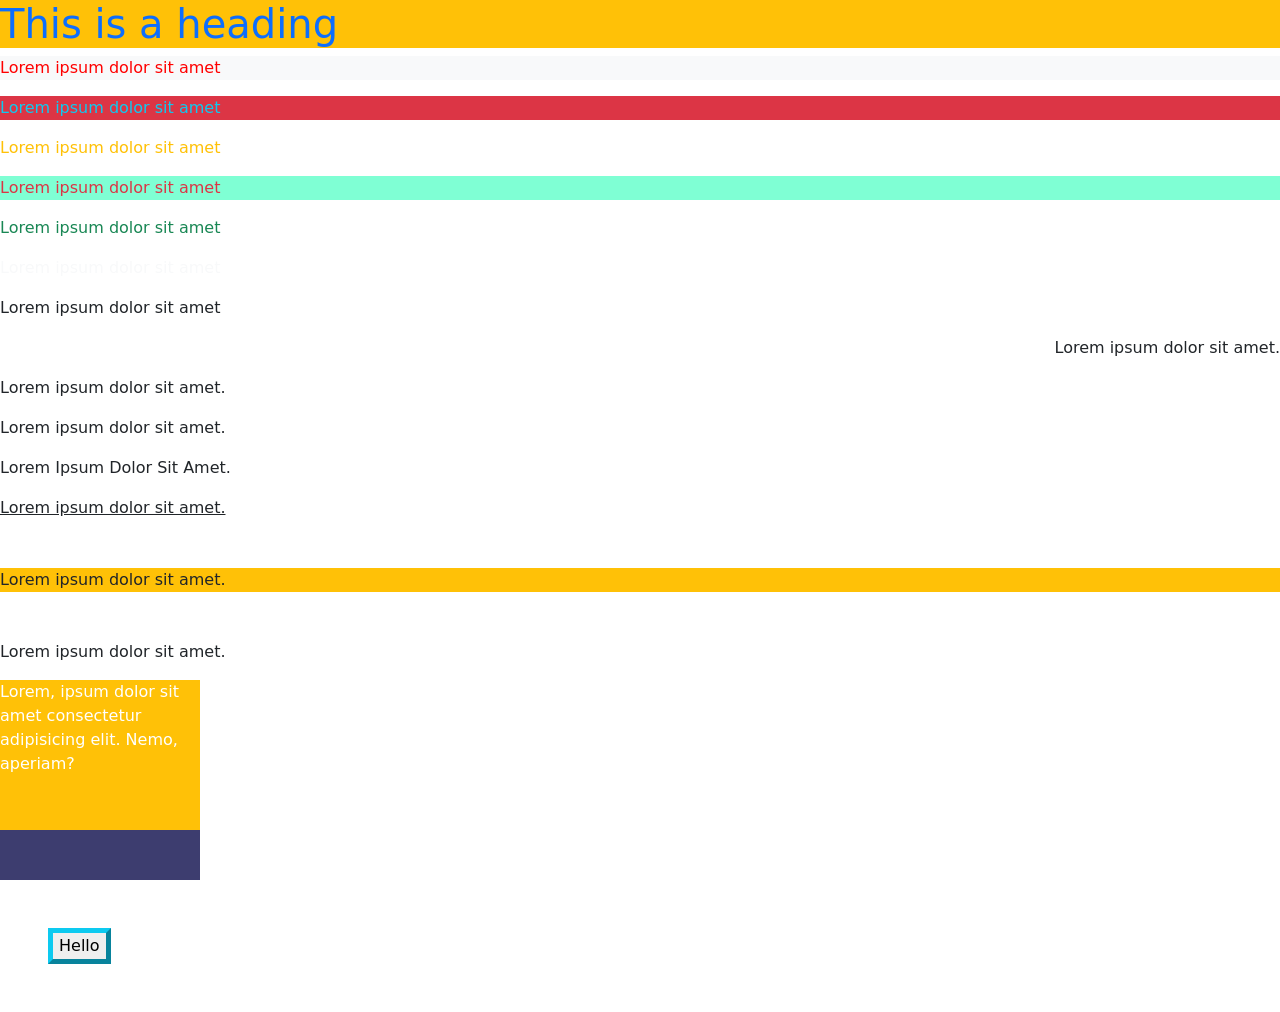
<file: index.html>
<!DOCTYPE html>
<html lang="en">
<head>
    <meta charset="UTF-8">
    <meta name="viewport" content="width=device-width, initial-scale=1.0">
    <title>Document</title>
     
    <link href="https://cdn.jsdelivr.net/npm/bootstrap@5.3.8/dist/css/bootstrap.min.css" rel="stylesheet" integrity="sha384-sRIl4kxILFvY47J16cr9ZwB07vP4J8+LH7qKQnuqkuIAvNWLzeN8tE5YBujZqJLB" crossorigin="anonymous">
    <link rel="stylesheet" href="style.css">
</head>
<body>
    

    <h1 class="text-primary bg-warning">This is a heading</h1>




    <!--  colors in bootstrap - primary, secondary, success, danger, warning, info, light, dark -->


    <p class="text-secondary bg-light">Lorem ipsum dolor sit amet </p>
    <p class="text-info bg-danger">Lorem ipsum dolor sit amet </p>
    <p class="text-warning ">Lorem ipsum dolor sit amet </p>
    <p class="text-danger custom-para">Lorem ipsum dolor sit amet </p>
    <p class="text-success">Lorem ipsum dolor sit amet </p>
    <p class="text-light">Lorem ipsum dolor sit amet </p>
    <p class="text-dark">Lorem ipsum dolor sit amet </p>


    <!-- typography - alignment, size, weight, transform, decoration -->


    <p class="text-end">Lorem ipsum dolor sit amet.</p>
    <p class="fs-6">Lorem ipsum dolor sit amet.</p>
    <p class="fw-light">Lorem ipsum dolor sit amet.</p>
    <p class="text-capitalize">Lorem ipsum dolor sit amet.</p>
    <p class="text-decoration-underline">Lorem ipsum dolor sit amet.</p>


    <!-- margins, padding, height, width -->



    <p class="my-5 bg-warning">Lorem ipsum dolor sit amet.</p>
    <p>Lorem ipsum dolor sit amet.</p>


    <div class="box">
        <p class="bg-warning h-75 w-100">Lorem, ipsum dolor sit amet consectetur adipisicing elit. Nemo, aperiam?</p>
    </div>


    <button class="m-5 border-5 border-1 border-info">Hello</button>

    <script src="https://cdn.jsdelivr.net/npm/bootstrap@5.3.8/dist/js/bootstrap.bundle.min.js" integrity="sha384-FKyoEForCGlyvwx9Hj09JcYn3nv7wiPVlz7YYwJrWVcXK/BmnVDxM+D2scQbITxI" crossorigin="anonymous"></script>
</body>
</html>
</file>
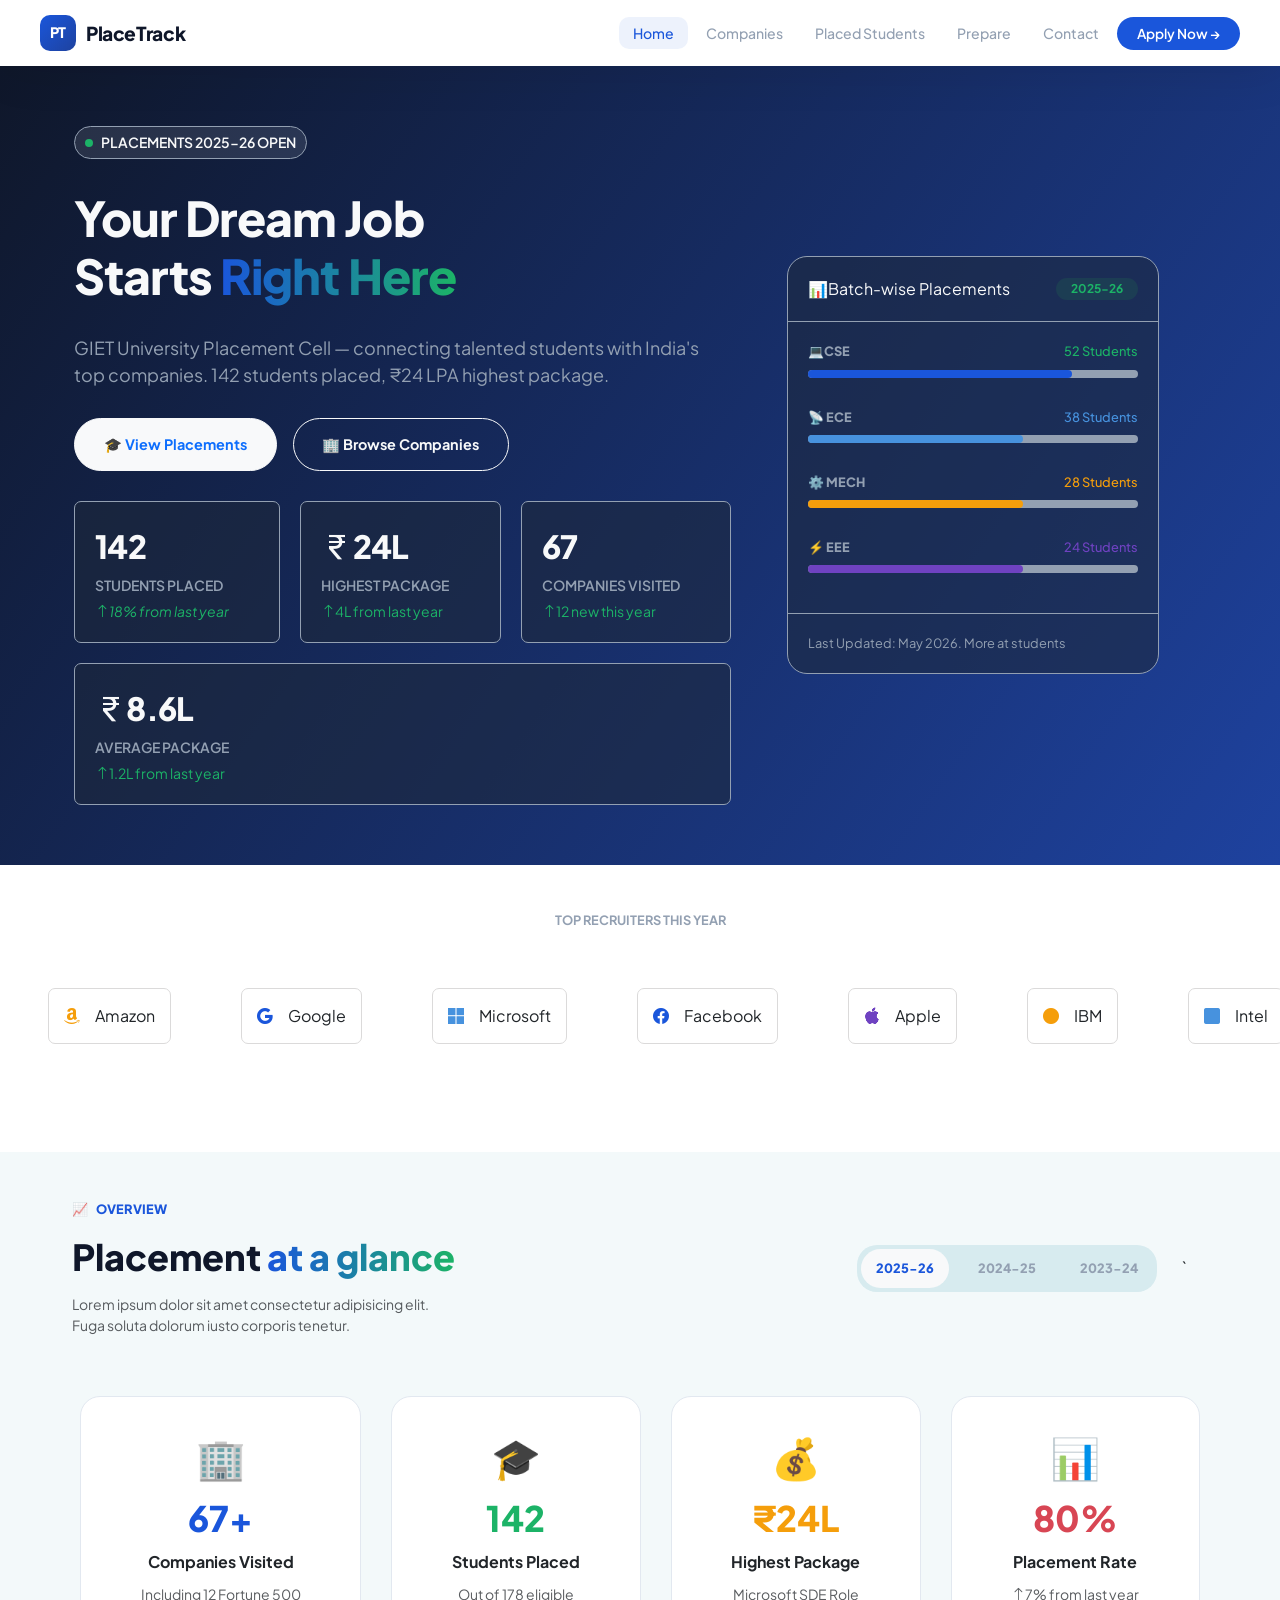
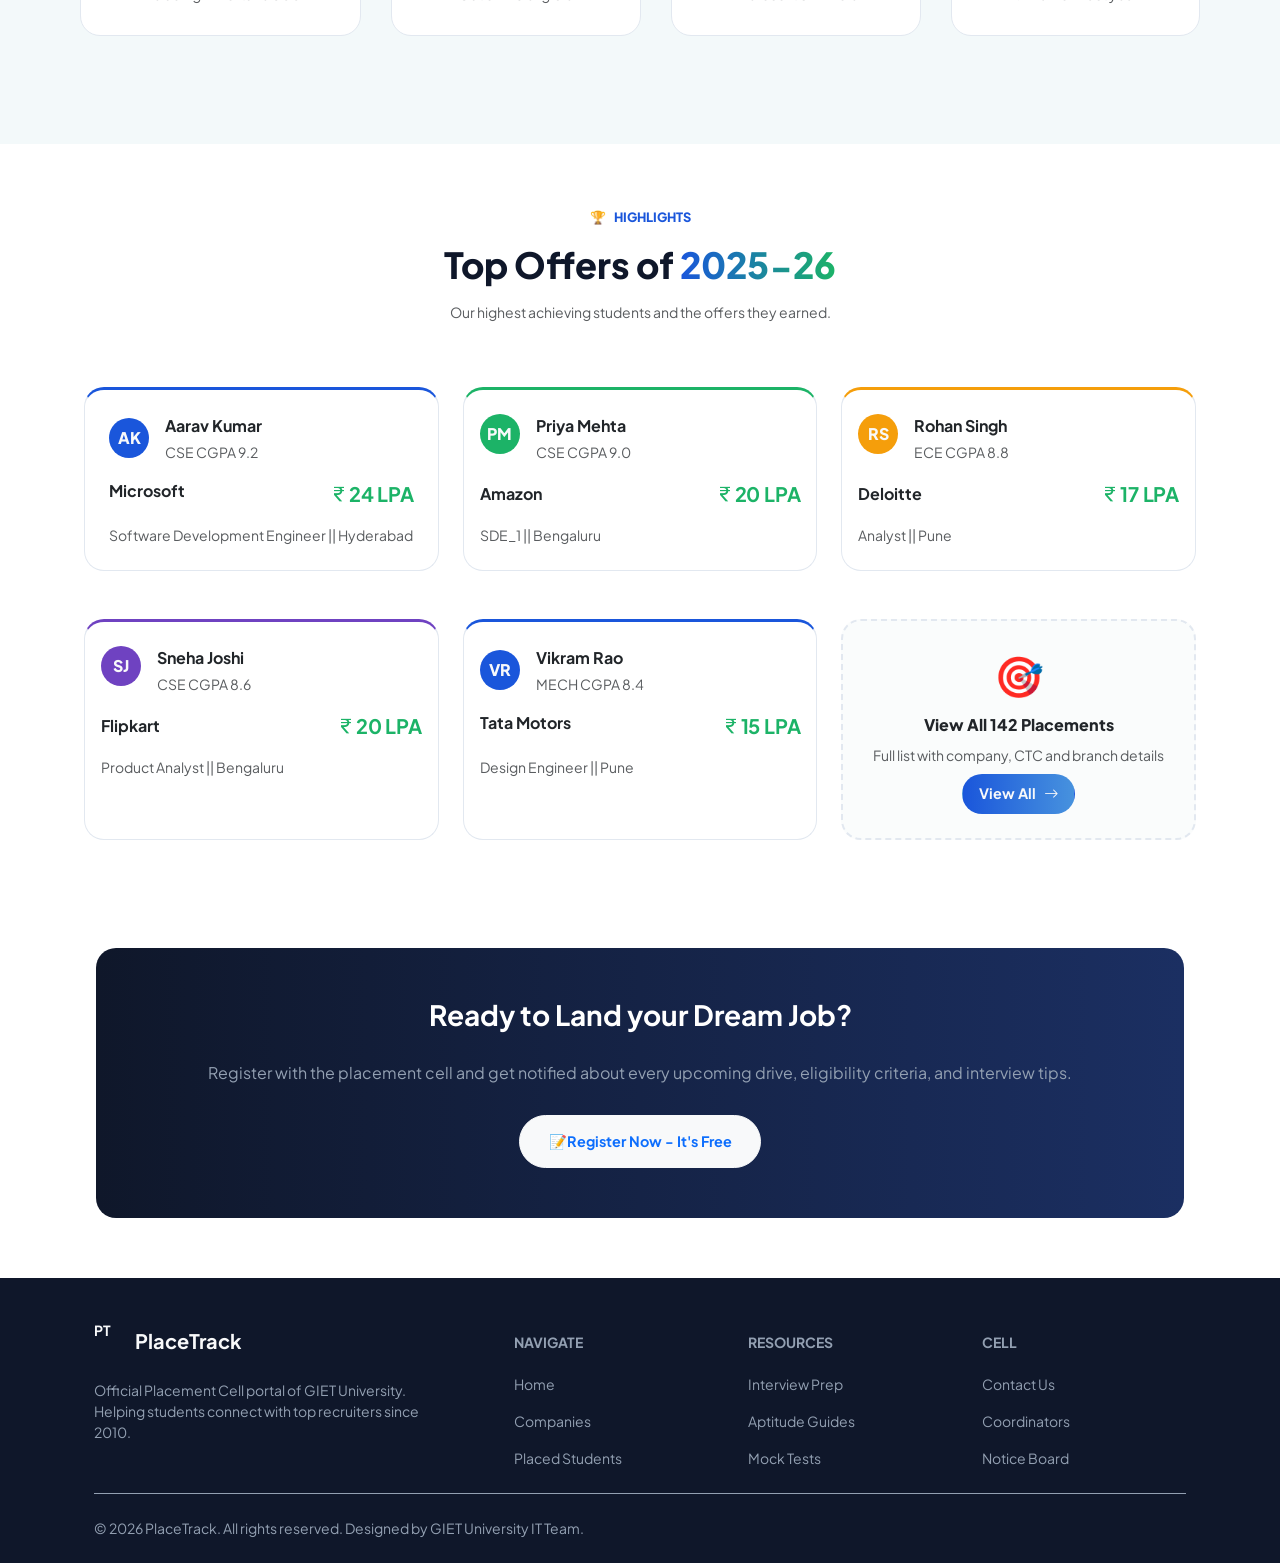
<file: Project/index.html>
<!DOCTYPE html>
<html lang="en">
<head>
    <meta charset="UTF-8">
    <meta name="viewport" content="width=device-width, initial-scale=1.0">
    <title>PlaceTrack</title>
    <link href="https://cdn.jsdelivr.net/npm/bootstrap@5.3.8/dist/css/bootstrap.min.css" rel="stylesheet" integrity="sha384-sRIl4kxILFvY47J16cr9ZwB07vP4J8+LH7qKQnuqkuIAvNWLzeN8tE5YBujZqJLB" crossorigin="anonymous">
    <link rel="stylesheet" href="https://cdn.jsdelivr.net/npm/bootstrap-icons@1.13.1/font/bootstrap-icons.min.css">
    <link rel="stylesheet" href="style.css">
</head>
<body>


    
        <nav class="pb-navbar navbar navbar-expand-lg">
  
    <a href="index.html" class="pb-brand">
      <div class="brand-badge">PT</div>
      PlaceTrack
    </a>
    <button class="navbar-toggler" type="button" data-bs-toggle="collapse" data-bs-target="#pbNav">
      <span style="font-size:1.4rem;">☰</span>
    </button>
    <div class="collapse navbar-collapse" id="pbNav">
      <ul class="pb-nav-links ms-auto">
        <li><a href="index.html" class="active">Home</a></li>
        <li><a href="companies.html">Companies</a></li>
        <li><a href="students.html">Placed Students</a></li>
        <li><a href="prepare.html">Prepare</a></li>
        <li><a href="contact.html">Contact</a></li>
        <li><a href="contact.html" class="btn-nav-pill">Apply Now →</a></li>
      </ul>
    </div>
  
</nav>
    

    <div class="container-fluid hero-section">
        <div class="row w-100 align-items-center g-2 d-flex gap-5">
            <div class="col-lg-7 hero-left">
                <div class="hero-tag">
                    <div class="dot"></div>
                    Placements 2025-26 Open
                </div>
                <h1 class="hero-title">Your Dream Job<br> Starts <span class="h1">Right Here</span> </h1>
                <p class="hero-sub-text">GIET University Placement Cell — connecting talented students with India's top companies. 142 students placed, ₹24 LPA highest package.</p>
                <div class="d-flex flex-wrap gap-3">
                    <a href="#" class="btn btn-outline-light btn-light text-primary fw-bold">🎓 View Placements</a>
                    <a href="#" class="btn btn-outline-light fw-bold">🏢 Browse Companies</a>
                </div>
                <div class="placement-figure-cards">
                    <div class="placement-card">
                            <div class="card-num">142</div>
                            <div class="card-label">Students Placed</div>
                            <div class="card-change"><i class="bi bi-arrow-up">18% from last year</i></div>
                    </div>
                    <div class="placement-card">
                         <div class="card-num"><i class="bi bi-currency-rupee"></i>24L</div>
                            <div class="card-label">Highest Package</div>
                            <div class="card-change"><i class="bi bi-arrow-up"></i>4L from last year</div>
                    </div>
                    <div class="placement-card">
                         <div class="card-num">67</div>
                            <div class="card-label">Companies Visited</div>
                            <div class="card-change"><i class="bi bi-arrow-up"></i>12 new this year</div>
                    </div>
                    <div class="placement-card">
                         <div class="card-num"><i class="bi bi-currency-rupee"></i>8.6L</div>
                            <div class="card-label">Average Package</div>
                            <div class="card-change"><i class="bi bi-arrow-up"></i>1.2L from last year</div>
                    </div>
                </div>
            </div>
            <div class="col-lg-4 d-none d-lg-block">
                <div class="dashboard">
                    <div class="dashboard-header">
                        <span>📊Batch-wise Placements</span>
                        <span class="badge rounded-pill">2025-26</span>
                    </div>
                    <div class="dashboard-content">
                        <div class="dashboard-item-1">
                            <div class="dashboard-item-label d-flex flex-column gap-2">
                                <div class="d-flex justify-content-between" style="width: 100%; font-size: .8rem; font-weight: 500;">
                                     <span style="color: var(--text-muted); font-weight: 900;">💻CSE</span>
                                     <span style="color: var(--success)">52 Students</span>
                                </div>
                                <div class="progress-bars">
                                <div style="width: 80%; background-color: var(--primary-color); height: 100%; border-radius: var(--border-radius-lg);"></div>
                            </div>
                        </div>
                       </div>
                        <div class="dashboard-item-2">
                            <div class="dashboard-item-label d-flex flex-column gap-2">
                                <div class="d-flex justify-content-between" style="width: 100%; font-size: .8rem; font-weight: 500;">
                                     <span style="color: var(--text-muted); font-weight: 900;">📡 ECE</span>
                                     <span style="color: var(--info)">38 Students</span>
                                </div>
                                <div class="progress-bars">
                                <div style="width: 65%; background-color: var(--info); height: 100%; border-radius: var(--border-radius-lg);"></div>
                            </div>
                        </div>
                    </div>
                    <div class="dashboard-item-3">
                            <div class="dashboard-item-label d-flex flex-column gap-2">
                                <div class="d-flex justify-content-between" style="width: 100%; font-size: .8rem; font-weight: 500;">
                                     <span style="color: var(--text-muted); font-weight: 900;">⚙️ MECH</span>
                                     <span style="color: var(--warning)">28 Students</span>
                                </div>
                                <div class="progress-bars">
                                <div style="width: 65%; background-color: var(--warning); height: 100%; border-radius: var(--border-radius-lg);"></div>
                            </div>
                        </div>
                    </div>
                    <div class="dashboard-item-4">
                            <div class="dashboard-item-label d-flex flex-column gap-2">
                                <div class="d-flex justify-content-between" style="width: 100%; font-size: .8rem; font-weight: 500;">
                                     <span style="color: var(--text-muted); font-weight: 900;">⚡ EEE</span>
                                     <span style="color: var(--purple)">24 Students</span>
                                </div>
                                <div class="progress-bars">
                                <div style="width: 65%; background-color: var(--purple); height: 100%; border-radius: var(--border-radius-lg);"></div>
                            </div>
                        </div>
                    </div>
                  
                    </div>
               
                <div class="dashboard-footer" >
                        <span style="color: var(--text-muted); font-size: .8rem">Last Updated: May 2026. More at students</span>
                    </div>
            </div>
        </div>
    </div>
    </div>


    <section class="recruiter-section py-5 px-5" style="overflow: hidden;">
        <h3 style="font-size:.8rem; color: var(--text-muted)" class="text-uppercase text-center fw-bold">Top Recruiters This year</h3>
        <div class="recruiter-strip">
            <div class="recruiter-card"><i class="bi bi-amazon"></i>Amazon</div>
            <div class="recruiter-card"><i class="bi bi-google"></i>Google</div>
            <div class="recruiter-card"><i class="bi bi-microsoft"></i>Microsoft</div>
            <div class="recruiter-card"><i class="bi bi-facebook"></i>Facebook</div>
            <div class="recruiter-card"><i class="bi bi-apple"></i>Apple</div>
            <div class="recruiter-card"><i class="bi bi-circle-fill"></i>IBM</div>
            <div class="recruiter-card"><i class="bi bi-square-fill"></i>Intel</div>
            <div class="recruiter-card"><i class="bi bi-star-fill"></i>Oracle</div>
            <div class="recruiter-card"><i class="bi bi-magnet-fill"></i>Salesforce</div>
            <div class="recruiter-card"><i class="bi bi-moon-fill"></i>Adobe</div>


             <div class="recruiter-card"><i class="bi bi-amazon"></i>Amazon</div>
            <div class="recruiter-card"><i class="bi bi-google"></i>Google</div>
            <div class="recruiter-card"><i class="bi bi-microsoft"></i>Microsoft</div>
            <div class="recruiter-card"><i class="bi bi-facebook"></i>Facebook</div>
            <div class="recruiter-card"><i class="bi bi-apple"></i>Apple</div>
            <div class="recruiter-card"><i class="bi bi-circle-fill"></i>IBM</div>
            <div class="recruiter-card"><i class="bi bi-square-fill"></i>Intel</div>
            <div class="recruiter-card"><i class="bi bi-star-fill"></i>Oracle</div>
            <div class="recruiter-card"><i class="bi bi-magnet-fill"></i>Salesforce</div>
            <div class="recruiter-card"><i class="bi bi-moon-fill"></i>Adobe</div>
        </div>
    </section>



    <section class="overview-section p-5 " style="background-color: rgb(243, 249, 250)">
        <div class="container-fluid">
            <div class="row w-100 d-flex align-items-center flex-wrap gap-4">
                <div class="col-lg-8 d-flex flex-column gap-3">
                    <span  style="font-size:.8rem; color: var(--primary-color); font-weight: 900;" class="text-uppercase"><span class="me-2">📈</span>Overview</span>
                    <h3 class="section-title">Placement <span>at a glance</span></h3>
                    <p class="small text-muted">Lorem ipsum dolor sit amet consectetur adipisicing elit. <br> Fuga soluta dolorum iusto corporis tenetur.</p>
                </div>
                <div class="col-lg-4 d-flex align-items-center py-1 px-1 justify-content-between" style="background-color:rgb(215, 235, 239); border-radius: var(--border-radius-lg); font-size: .8rem; max-width: 300px;">
                    <div class="year-1" style="background-color: var(--light); color: var(--primary-color); font-weight: 900; border-radius: var(--border-radius-lg); padding: 10px 15px">2025-26</div>
                    <div class="year-2" style="background-color:transparent; color: var(--text-muted); font-weight: 900; border-radius: var(--border-radius-lg); padding: 10px 15px">2024-25</div>
                    <div class="year-3" style="background-color: transparent; color: var(--text-muted); font-weight: 900; border-radius: var(--border-radius-lg); padding: 10px 15px">2023-24</div>
                </div>`
            </div>
            <div class="row w-100">
                <div class="overview-cards ">
                    <div class="overview-card">
                        <div class="fs-1">🏢</div>
                        <div style="color:var(--primary-color);"><h4 style=" font-size: 2.2rem; font-weight: 800;">67+</h4></div>
                        <div class="fw-bold">Companies Visited</div>
                        <div class="text-muted small">Including 12 Fortune 500 </div>

                   </div>
                    <div class="overview-card">
                        <div class="fs-1">🎓</div>
                        <div style="color:var(--success);"><h4 style=" font-size: 2.2rem; font-weight: 800;">142</h4></div>
                        <div class="fw-bold">Students Placed</div>
                        <div class="text-muted small">Out of 178 eligible</div>

                   </div>
                    <div class="overview-card">
                        <div class="fs-1">💰</div>
                        <div style="color:var(--warning);"><h4 style=" font-size: 2.2rem; font-weight: 800;">₹24L</h4></div>
                        <div class="fw-bold">Highest Package</div>
                        <div class="text-muted small">Microsoft SDE Role</div>

                   </div>
                    <div class="overview-card">
                        <div class="fs-1">📊</div>
                        <div style="color:var(--danger);"><h4 style=" font-size: 2.2rem; font-weight: 800;">80%</h4></div>
                        <div class="fw-bold">Placement Rate</div>
                        <div class="text-muted small"><i class="bi bi-arrow-up"></i>7% from last year</div>

                   </div>
            </div>
        </div>
    </section>

<!--  -->
   <section class="highlights-section pt-5 px-5">
    <div class="container-fluid">
        <div class="row w-100">
            <div class="col-12 py-3 text-center d-flex gap-3 flex-column">
                    <span  style="font-size:.8rem; color: var(--primary-color); font-weight: 900;" class="text-uppercase"><span class="me-2">🏆</span>Highlights</span>
                    <h3 class="section-title">Top Offers of <span>2025-26</span></h3>
                    <p class="small text-muted">Our highest achieving students and the offers they earned.</p>
            </div>
        </div>
        <div class="row w-100">
            <div class="highlight-cards-container row  mt-5">
                <div class="col-12 col-md-6 col-lg-4 mb-5">
                <div class="highlight-card d-flex flex-column gap-3 p-4 h-100" style="border-top: 3px solid var(--primary-color)">
                    <div class="highlight-header d-flex gap-3 align-items-center">
                        <div class="header-logo" style="background-color: var(--primary-color);">AK</div>
                        <div class="header-text d-flex flex-column gap-1">
                            <Span class="fs-6 fw-bold">Aarav Kumar</Span>
                            <span class="small text-muted">CSE CGPA 9.2</span>
                        </div>
                    </div>
                    <div class="highlight-body d-flex justify-content-between ">
                        <span class="fw-bold fs-6">Microsoft</span>
                        <span class="fw-bold fs-5" style="color: var(--success); letter-spacing: -0.2px;"><i class="bi bi-currency-rupee"></i>24 LPA</span>
                    </div>
                    <div class="highlight-note">
                        <p class="small text-muted">Software Development Engineer || Hyderabad</p>
                    </div>
                </div>
                </div>
                <!-- card2 -->
                <div class="col-12 col-md-6 col-lg-4 mb-5">
                 <div class="highlight-card d-flex flex-column gap-3 py-4 px-3 h-100" style="border-top: 3px solid var(--success)">
                    <div class="highlight-header d-flex gap-3 ">
                        <div class="header-logo" style="background-color: var(--success);">PM</div>
                        <div class="header-text d-flex flex-column gap-1">
                            <Span class="fs-6 fw-bold">Priya Mehta</Span>
                            <span class="small text-muted">CSE CGPA 9.0</span>
                        </div>
                    </div>
                    <div class="highlight-body d-flex justify-content-between align-items-center gap-5">
                        <span class="fw-bold fs-6">Amazon</span>
                        <span class="fw-bold fs-5" style="color: var(--success); letter-spacing: -0.2px;"><i class="bi bi-currency-rupee"></i>20 LPA</span>
                    </div>
                    <div class="highlight-note">
                        <p class="small text-muted">SDE_1 || Bengaluru</p>
                    </div>
                </div>
                </div>
                <!-- card3 -->
                <div class="col-12 col-md-6 col-lg-4 mb-5">
                 <div class="highlight-card d-flex flex-column gap-3 py-4 px-3 h-100" style="border-top: 3px solid var(--warning)">
                    <div class="highlight-header d-flex gap-3 ">
                        <div class="header-logo" style="background-color: var(--warning);">RS</div>
                        <div class="header-text d-flex flex-column gap-1">
                            <Span class="fs-6 fw-bold">Rohan Singh</Span>
                            <span class="small text-muted">ECE CGPA 8.8</span>
                        </div>
                    </div>
                    <div class="highlight-body d-flex justify-content-between align-items-center">
                        <span class="fw-bold fs-6">Deloitte</span>
                        <span class="fw-bold fs-5" style="color: var(--success); letter-spacing: -0.2px;"><i class="bi bi-currency-rupee"></i>17 LPA</span>
                    </div>
                    <div class="highlight-note">
                        <p class="small text-muted">Analyst || Pune</p>
                    </div>
                </div>
                </div>
                <!-- card4 -->
                <div class="col-12 col-md-6 col-lg-4 mb-5">
                 <div class="highlight-card d-flex flex-column gap-3 py-4 px-3 h-100" style="border-top: 3px solid var(--purple)">
                    <div class="highlight-header d-flex gap-3 ">
                        <div class="header-logo" style="background-color: var(--purple);">SJ</div>
                        <div class="header-text d-flex flex-column gap-1">
                            <Span class="fs-6 fw-bold">Sneha Joshi</Span>
                            <span class="small text-muted">CSE CGPA 8.6</span>
                        </div>
                    </div>
                    <div class="highlight-body d-flex justify-content-between align-items-center">
                        <span class="fw-bold fs-6">Flipkart</span>
                        <span class="fw-bold fs-5" style="color: var(--success); letter-spacing: -0.2px;"><i class="bi bi-currency-rupee"></i>20 LPA</span>
                    </div>
                    <div class="highlight-note">
                        <p class="small text-muted">Product Analyst || Bengaluru</p>
                    </div>
                </div>
                </div>
                <!-- card5 -->
                <div class="col-12 col-md-6 col-lg-4 mb-5">
                 <div class="highlight-card d-flex flex-column gap-3 py-4 px-3 h-100" style="border-top: 3px solid var(--primary-color)">
                    <div class="highlight-header d-flex gap-3 align-items-center">
                        <div class="header-logo" style="background-color: var(--primary-color);">VR</div>
                        <div class="header-text d-flex flex-column gap-1">
                            <Span class="fs-6 fw-bold">Vikram Rao</Span>
                            <span class="small text-muted">MECH CGPA 8.4</span>
                        </div>
                    </div>
                    <div class="highlight-body d-flex justify-content-between ">
                        <span class="fw-bold fs-6">Tata Motors</span>
                        <span class="fw-bold fs-5" style="color: var(--success); letter-spacing: -0.2px;"><i class="bi bi-currency-rupee"></i>15 LPA</span>
                    </div>
                    <div class="highlight-note">
                        <p class="small text-muted">Design Engineer || Pune</p>
                    </div>
                </div>
                </div>
                <!-- card6 -->
                    <div class="col-12 col-md-6 col-lg-4 mb-5">
                        <div class="view-highlights-card d-flex flex-column justify-content-center align-items-center py-4 px-2 gap-2" style="border: 2px dashed var(--border-color); background-color: rgb(250, 252, 252); border-radius: var(--border-radius-lg);">
                              <div class="fs-1">🎯</div>
                        <div ><span style="font-weight: 800;">View All 142 Placements</span></div>
                       <div class="text-muted small">Full list with company, CTC and branch details</div>
                            <button class="btn text-light fw-bold py-2 px-3" style="padding: 0px; background: linear-gradient(90deg , var(--primary-color), var(--info));">View All<i class="bi bi-arrow-right"></i></button>
                        </div>
                    </div>
            </div>
        </div>
    </div>
   </section>



    <section class="cta-banner p-5">
        <h3 class="fs-3 fw-bold">Ready to Land your Dream Job?</h3>
        <p style="font-size: 1rem; color: var(--text-muted)">Register with the placement cell and get notified about every upcoming drive, eligibility criteria, and interview tips.</p>
        <button class="btn btn-outline-light btn-light text-primary fw-bold">📝Register Now - It's Free</button>
    </section>


    <footer class="pb-footer py-4">
        <div class="container">
            <div class="row d-flex flex-wrap gap-5 pt-3">
                <div class="col-sm-4 d-flex flex-column gap-4">
                    <div class="pb-logo  d-flex align-items-start gap-4">
                        <div class="brand-badge">
                            <span class="fw-bold small">PT</span>
                        </div>
                        <span class="fw-bold fs-5 mt-2">PlaceTrack</span>
                    </div>
                    <p class="small" style="color: var(--text-muted)">Official Placement Cell portal of GIET University. Helping students connect with top recruiters since 2010.</p>
                </div>
                <div class="col-sm-2 d-flex flex-column gap-4 mt-3" style="color:var(--text-muted) ;">
                    <h5 class="small text-uppercase fw-bold">Navigate</h5>
                    <ul class="list-unstyled small d-flex flex-column gap-3">
                        <li><a href="index.html">Home</a></li>
                        <li><a href="companies.html">Companies</a></li>
                        <li><a href="students.html">Placed Students</a></li>
                </div>
                <div class="col-sm-2 mt-3 d-flex flex-column gap-4" style="color:var(--text-muted) ;">
                    <h5 class="small text-uppercase fw-bold">RESOURCES</h5>
                    <ul class="list-unstyled small d-flex flex-column gap-3">
                        <li><a href="#">Interview Prep</a></li>
                        <li><a href="#">Aptitude Guides</a></li>
                        <li><a href="#">Mock Tests</a></li>
                </div>
                <div class="col-sm-2 mt-3 d-flex flex-column gap-4" style="color:var(--text-muted) ;">
                    <h5 class="small text-uppercase fw-bold">Cell</h5>
                    <ul class="list-unstyled small d-flex flex-column gap-3">
                        <li><a href="#">Contact Us</a></li>
                        <li><a href="#">Coordinators</a></li>
                        <li><a href="#">Notice Board</a></li>
                </div>
            </div>
            <div class="row">
                <div>
                    <p class="small text-start mt-4 pt-4" style="color: var(--text-muted); border-top: 1px solid var(--text-muted);">© 2026 PlaceTrack. All rights reserved. Designed by GIET University IT Team.</p>
                </div>
            </div>
        </div>
    </footer>
   
    


    <script src="https://cdn.jsdelivr.net/npm/bootstrap@5.3.8/dist/js/bootstrap.bundle.min.js" integrity="sha384-FKyoEForCGlyvwx9Hj09JcYn3nv7wiPVlz7YYwJrWVcXK/BmnVDxM+D2scQbITxI" crossorigin="anonymous"></script>
</body>
</html>
</file>
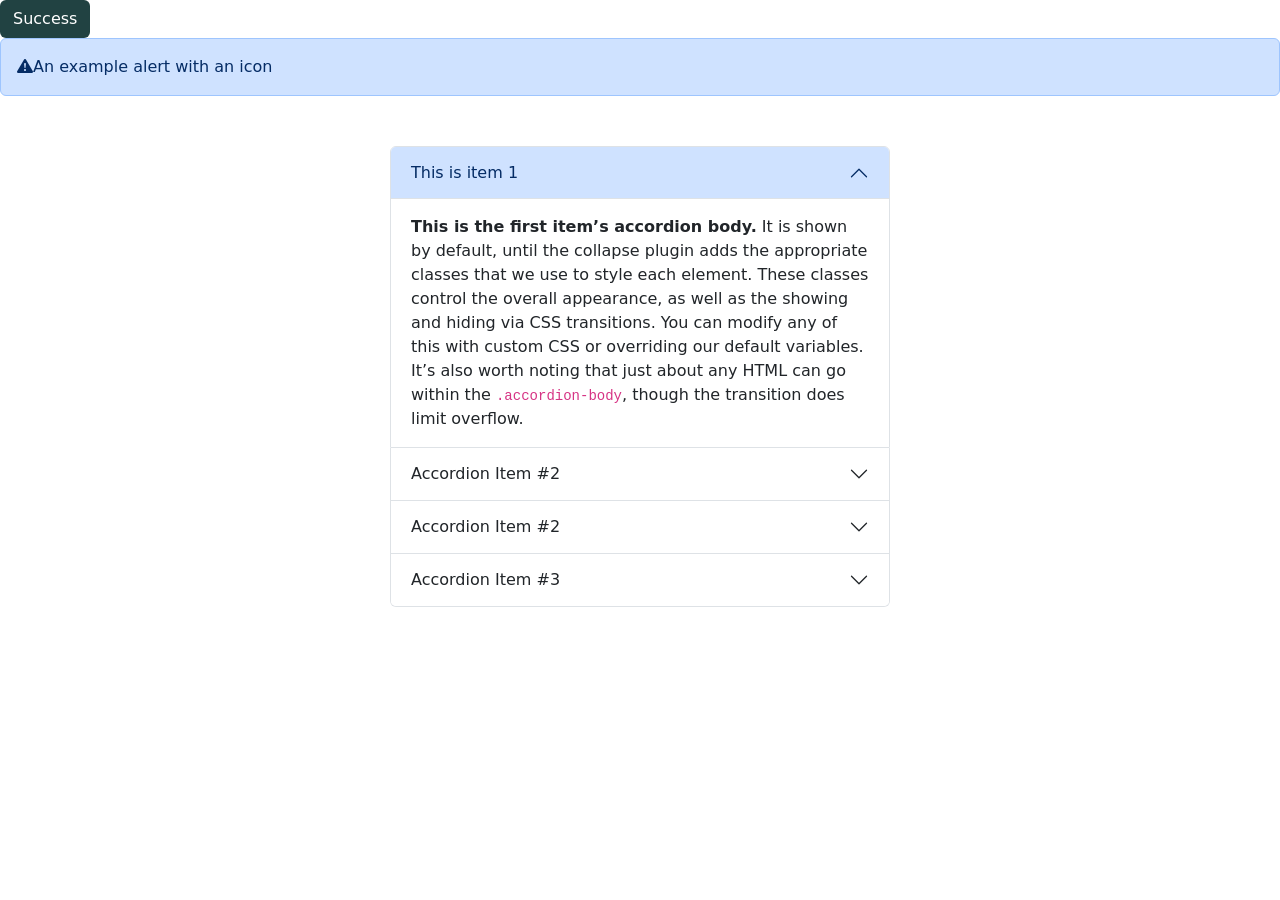
<file: components.html>
<!DOCTYPE html>
<html lang="en">
<head>
    <meta charset="UTF-8">
    <meta name="viewport" content="width=device-width, initial-scale=1.0">
    <title>Document</title>
      <link href="https://cdn.jsdelivr.net/npm/bootstrap@5.3.8/dist/css/bootstrap.min.css" rel="stylesheet" integrity="sha384-sRIl4kxILFvY47J16cr9ZwB07vP4J8+LH7qKQnuqkuIAvNWLzeN8tE5YBujZqJLB" crossorigin="anonymous">
      <link rel="stylesheet" href="https://cdn.jsdelivr.net/npm/bootstrap-icons@1.13.1/font/bootstrap-icons.min.css">
      <link rel="stylesheet" href="style.css">
</head>
<body>


    <button type="button" class="btn button-custom">Success</button>
    

<div class="alert alert-primary d-flex align-items-center" role="alert">
 <i class="bi bi-exclamation-triangle-fill"></i>
  <div>
    An example alert with an icon
  </div>
</div>


    <div class="accordion custom-accordian" id="accordionExample">
  <div class="accordion-item">
    <h2 class="accordion-header">
      <button class="accordion-button" type="button" data-bs-toggle="collapse" data-bs-target="#collapseOne" aria-expanded="true" aria-controls="collapseOne">
        This is item 1
      </button>
    </h2>
    <div id="collapseOne" class="accordion-collapse collapse show" data-bs-parent="#accordionExample">
      <div class="accordion-body">
        <strong>This is the first item’s accordion body.</strong> It is shown by default, until the collapse plugin adds the appropriate classes that we use to style each element. These classes control the overall appearance, as well as the showing and hiding via CSS transitions. You can modify any of this with custom CSS or overriding our default variables. It’s also worth noting that just about any HTML can go within the <code>.accordion-body</code>, though the transition does limit overflow.
      </div>
    </div>
  </div>
  <div class="accordion-item">
    <h2 class="accordion-header">
      <button class="accordion-button collapsed" type="button" data-bs-toggle="collapse" data-bs-target="#collapseTwo" aria-expanded="false" aria-controls="collapseTwo">
        Accordion Item #2
      </button>
    </h2>
    <div id="collapseTwo" class="accordion-collapse collapse" data-bs-parent="#accordionExample">
      <div class="accordion-body">
        <strong>This is the second item’s accordion body.</strong> It is hidden by default, until the collapse plugin adds the appropriate classes that we use to style each element. These classes control the overall appearance, as well as the showing and hiding via CSS transitions. You can modify any of this with custom CSS or overriding our default variables. It’s also worth noting that just about any HTML can go within the <code>.accordion-body</code>, though the transition does limit overflow.
      </div>
    </div>
  </div>
  <div class="accordion-item">
    <h2 class="accordion-header">
      <button class="accordion-button collapsed" type="button" data-bs-toggle="collapse" data-bs-target="#collapseTwo" aria-expanded="false" aria-controls="collapseTwo">
        Accordion Item #2
      </button>
    </h2>
    <div id="collapseTwo" class="accordion-collapse collapse" data-bs-parent="#accordionExample">
      <div class="accordion-body">
        <strong>This is the second item’s accordion body.</strong> It is hidden by default, until the collapse plugin adds the appropriate classes that we use to style each element. These classes control the overall appearance, as well as the showing and hiding via CSS transitions. You can modify any of this with custom CSS or overriding our default variables. It’s also worth noting that just about any HTML can go within the <code>.accordion-body</code>, though the transition does limit overflow.
      </div>
    </div>
  </div>
  <div class="accordion-item">
    <h2 class="accordion-header">
      <button class="accordion-button collapsed" type="button" data-bs-toggle="collapse" data-bs-target="#collapseThree" aria-expanded="false" aria-controls="collapseThree">
        Accordion Item #3
      </button>
    </h2>
    <div id="collapseThree" class="accordion-collapse collapse" data-bs-parent="#accordionExample">
      <div class="accordion-body">
        <strong>This is the third item’s accordion body.</strong> It is hidden by default, until the collapse plugin adds the appropriate classes that we use to style each element. These classes control the overall appearance, as well as the showing and hiding via CSS transitions. You can modify any of this with custom CSS or overriding our default variables. It’s also worth noting that just about any HTML can go within the <code>.accordion-body</code>, though the transition does limit overflow.
      </div>
    </div>
  </div>
</div>



        <script src="https://cdn.jsdelivr.net/npm/bootstrap@5.3.8/dist/js/bootstrap.bundle.min.js" integrity="sha384-FKyoEForCGlyvwx9Hj09JcYn3nv7wiPVlz7YYwJrWVcXK/BmnVDxM+D2scQbITxI" crossorigin="anonymous"></script>

</body>
</html>
</file>
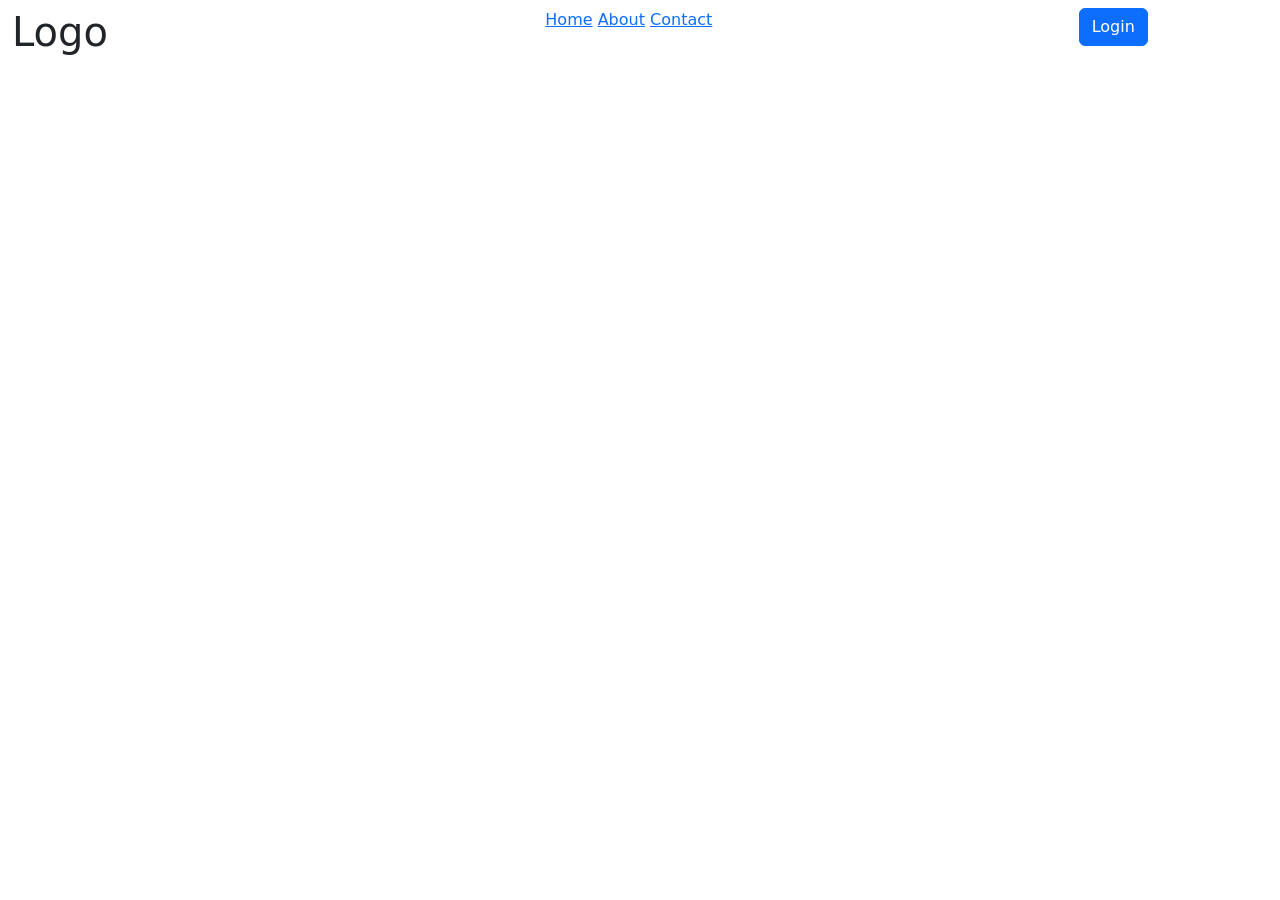
<file: grid.html>
<!DOCTYPE html>
<html lang="en">
<head>
    <meta charset="UTF-8">
    <meta name="viewport" content="width=device-width, initial-scale=1.0">
    <title>Document</title>
    <link href="https://cdn.jsdelivr.net/npm/bootstrap@5.3.8/dist/css/bootstrap.min.css" rel="stylesheet" integrity="sha384-sRIl4kxILFvY47J16cr9ZwB07vP4J8+LH7qKQnuqkuIAvNWLzeN8tE5YBujZqJLB" crossorigin="anonymous">
      <link rel="stylesheet" href="https://cdn.jsdelivr.net/npm/bootstrap-icons@1.13.1/font/bootstrap-icons.min.css">
      <link rel="stylesheet" href="style.css">
</head>
<body>

    <!-- creating responsive header using grid system -->
    

    
        <div class="container-fluid">
            <header class="py-2">
            <div class="row">
                <div class="col-2">
                   <h1>Logo</h1>
                </div>
                <div class="col-3"></div>
                <div class="col-5 d-none d-sm-block">
                    <a href="#">Home</a>
                    <a href="#">About</a>
                    <a href="#">Contact</a>
                </div>
                <div class="col-2 d-none d-md-block">
                    <button class="btn btn-primary">Login</button>
                </div>
            </div>
              </header>
        </div>
  


    
            <!-- <div class="col-3 custom-col"></div> -->


            <!-- <div class="custom-col col-lg-6 col-md-4 col-12"></div> -->
        


        <script src="https://cdn.jsdelivr.net/npm/bootstrap@5.3.8/dist/js/bootstrap.bundle.min.js" integrity="sha384-FKyoEForCGlyvwx9Hj09JcYn3nv7wiPVlz7YYwJrWVcXK/BmnVDxM+D2scQbITxI" crossorigin="anonymous"></script>

</body>
</html>
</file>
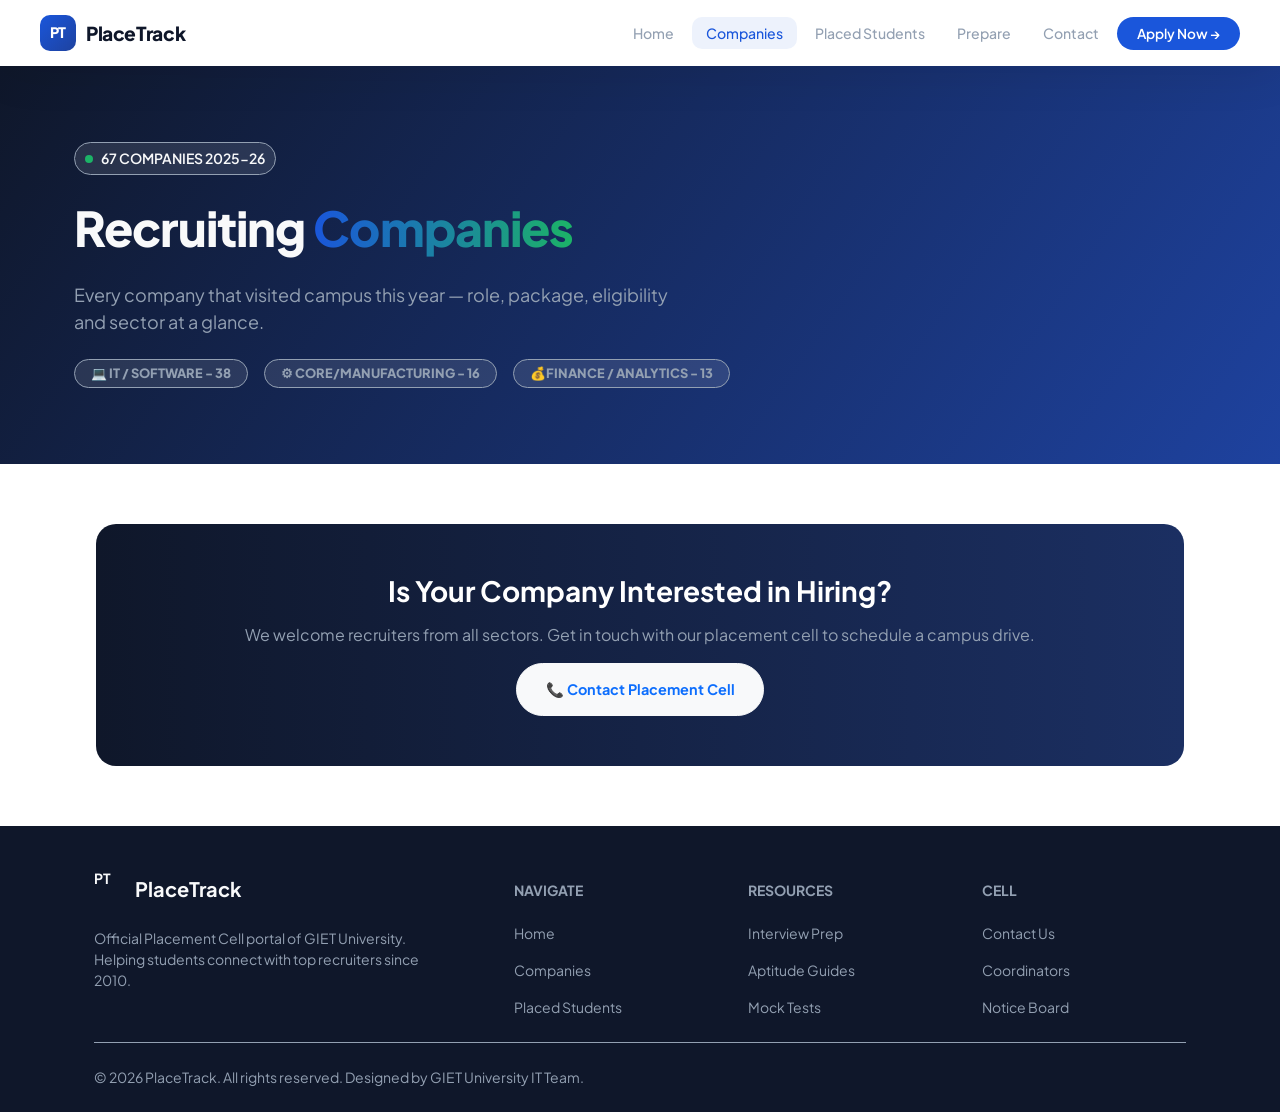
<file: Project/companies.html>
<!DOCTYPE html>
<html lang="en">
<head>
    <meta charset="UTF-8">
    <meta name="viewport" content="width=device-width, initial-scale=1.0">
    <title>PlaceTrack</title>
    <link href="https://cdn.jsdelivr.net/npm/bootstrap@5.3.8/dist/css/bootstrap.min.css" rel="stylesheet" integrity="sha384-sRIl4kxILFvY47J16cr9ZwB07vP4J8+LH7qKQnuqkuIAvNWLzeN8tE5YBujZqJLB" crossorigin="anonymous">
    <link rel="stylesheet" href="https://cdn.jsdelivr.net/npm/bootstrap-icons@1.13.1/font/bootstrap-icons.min.css">
    <link rel="stylesheet" href="style.css">
</head>
<body>


    
        <nav class="pb-navbar navbar navbar-expand-lg">
  
    <a href="index.html" class="pb-brand">
      <div class="brand-badge">PT</div>
      PlaceTrack
    </a>
    <button class="navbar-toggler" type="button" data-bs-toggle="collapse" data-bs-target="#pbNav">
      <span style="font-size:1.4rem;">☰</span>
    </button>
    <div class="collapse navbar-collapse" id="pbNav">
      <ul class="pb-nav-links ms-auto">
        <li><a href="index.html">Home</a></li>
        <li><a href="companies.html"  class="active">Companies</a></li>
        <li><a href="students.html">Placed Students</a></li>
        <li><a href="prepare.html">Prepare</a></li>
        <li><a href="contact.html">Contact</a></li>
        <li><a href="contact.html" class="btn-nav-pill">Apply Now →</a></li>
      </ul>
    </div>
  
</nav>
    

    <div class="container-fluid hero-section">
        <div class="row w-100 align-items-center g-2 d-flex gap-5">
            <div class="col hero-left py-3 d-flex gap-4">
                <div class="hero-tag">
                    <div class="dot"></div>
                    67 Companies 2025-26
                </div>
                <h1 class="hero-title">Recruiting <span class="h1">Companies</span> </h1>
                <p class="hero-sub-text">Every company that visited campus this year — role, package, eligibility <br> and sector at a glance.</p>
                <div class="d-flex gap-3">
                    <div class="hero-tag d-flex align-items-center justify-content-center py-1 px-3 " style="color: var(--text-muted); font-size: .8rem; font-weight: 800; letter-spacing: -.02px;" >
                   💻 IT / Software - 38
                </div>
                    <div class="hero-tag d-flex align-items-center justify-content-center py-1 px-3" style="color: var(--text-muted); font-size: .8rem; font-weight: 800;" >
                   ⚙ Core/Manufacturing - 16
                </div>
                 <div class="hero-tag d-flex align-items-center justify-content-center py-1 px-3" style="color: var(--text-muted); font-size: .8rem; font-weight: 800;" >
                   💰Finance / Analytics - 13
                </div>
                </div>
               
            </div>
            
    </div>
    </div>


    <section class="cta-banner p-5 d-flex gap-3">
        <h3 class="fs-3 fw-bold">Is Your Company Interested in Hiring?</h3>
        <p style="font-size: 1rem; color: var(--text-muted)">We welcome recruiters from all sectors. Get in touch with our placement cell to schedule a campus drive.</p>
        <button class="btn btn-outline-light btn-light text-primary fw-bold">📞 Contact Placement Cell</button>
    </section>


  <footer class="pb-footer py-4">
        <div class="container">
            <div class="row d-flex flex-wrap gap-5 pt-3">
                <div class="col-sm-4 d-flex flex-column gap-4">
                    <div class="pb-logo  d-flex align-items-start gap-4">
                        <div class="brand-badge">
                            <span class="fw-bold small">PT</span>
                        </div>
                        <span class="fw-bold fs-5 mt-2">PlaceTrack</span>
                    </div>
                    <p class="small" style="color: var(--text-muted)">Official Placement Cell portal of GIET University. Helping students connect with top recruiters since 2010.</p>
                </div>
                <div class="col-sm-2 d-flex flex-column gap-4 mt-3" style="color:var(--text-muted) ;">
                    <h5 class="small text-uppercase fw-bold">Navigate</h5>
                    <ul class="list-unstyled small d-flex flex-column gap-3">
                        <li><a href="index.html">Home</a></li>
                        <li><a href="companies.html">Companies</a></li>
                        <li><a href="students.html">Placed Students</a></li>
                </div>
                <div class="col-sm-2 mt-3 d-flex flex-column gap-4" style="color:var(--text-muted) ;">
                    <h5 class="small text-uppercase fw-bold">RESOURCES</h5>
                    <ul class="list-unstyled small d-flex flex-column gap-3">
                        <li><a href="#">Interview Prep</a></li>
                        <li><a href="#">Aptitude Guides</a></li>
                        <li><a href="#">Mock Tests</a></li>
                </div>
                <div class="col-sm-2 mt-3 d-flex flex-column gap-4" style="color:var(--text-muted) ;">
                    <h5 class="small text-uppercase fw-bold">Cell</h5>
                    <ul class="list-unstyled small d-flex flex-column gap-3">
                        <li><a href="#">Contact Us</a></li>
                        <li><a href="#">Coordinators</a></li>
                        <li><a href="#">Notice Board</a></li>
                </div>
            </div>
            <div class="row">
                <div>
                    <p class="small text-start mt-4 pt-4" style="color: var(--text-muted); border-top: 1px solid var(--text-muted);">© 2026 PlaceTrack. All rights reserved. Designed by GIET University IT Team.</p>
                </div>
            </div>
        </div>
    </footer>
   
    


    <script src="https://cdn.jsdelivr.net/npm/bootstrap@5.3.8/dist/js/bootstrap.bundle.min.js" integrity="sha384-FKyoEForCGlyvwx9Hj09JcYn3nv7wiPVlz7YYwJrWVcXK/BmnVDxM+D2scQbITxI" crossorigin="anonymous"></script>
</body>
</html>
</file>
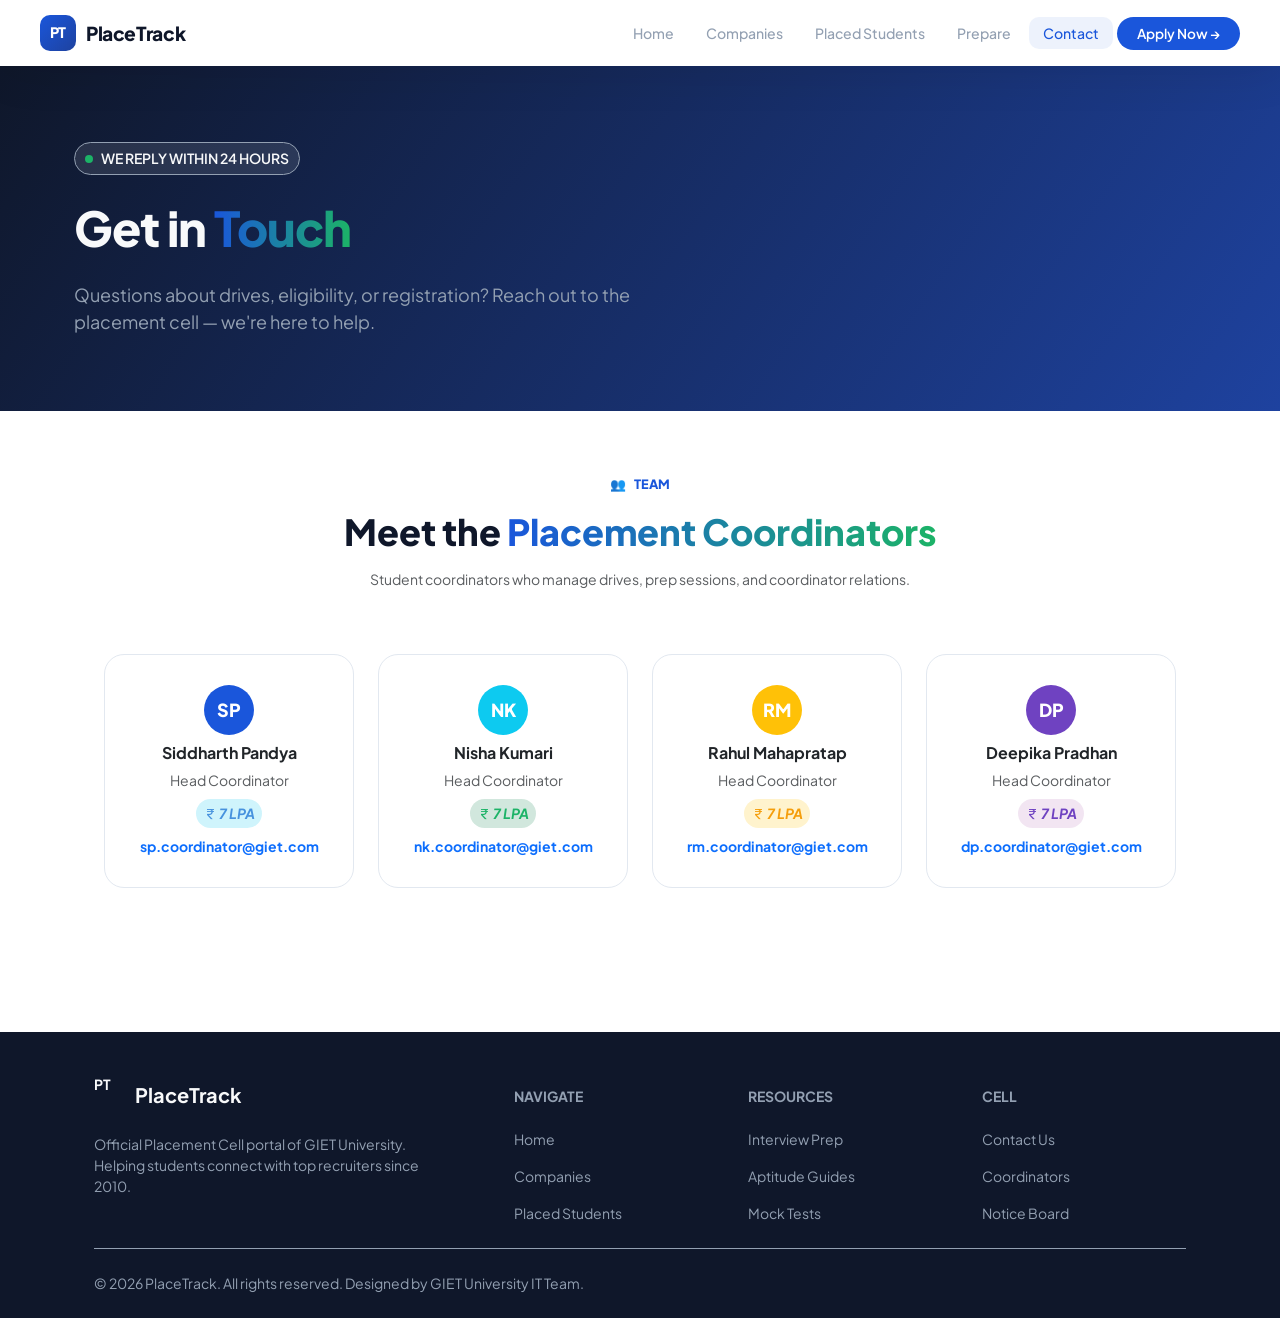
<file: Project/contact.html>
<!DOCTYPE html>
<html lang="en">
<head>
    <meta charset="UTF-8">
    <meta name="viewport" content="width=device-width, initial-scale=1.0">
    <title>PlaceTrack</title>
    <link href="https://cdn.jsdelivr.net/npm/bootstrap@5.3.8/dist/css/bootstrap.min.css" rel="stylesheet" integrity="sha384-sRIl4kxILFvY47J16cr9ZwB07vP4J8+LH7qKQnuqkuIAvNWLzeN8tE5YBujZqJLB" crossorigin="anonymous">
    <link rel="stylesheet" href="https://cdn.jsdelivr.net/npm/bootstrap-icons@1.13.1/font/bootstrap-icons.min.css">
    <link rel="stylesheet" href="style.css">
</head>
<body>


    
        <nav class="pb-navbar navbar navbar-expand-lg">
  
    <a href="index.html" class="pb-brand">
      <div class="brand-badge">PT</div>
      PlaceTrack
    </a>
    <button class="navbar-toggler" type="button" data-bs-toggle="collapse" data-bs-target="#pbNav">
      <span style="font-size:1.4rem;">☰</span>
    </button>
    <div class="collapse navbar-collapse" id="pbNav">
      <ul class="pb-nav-links ms-auto">
        <li><a href="index.html">Home</a></li>
        <li><a href="companies.html"  >Companies</a></li>
        <li><a href="students.html" >Placed Students</a></li>
        <li><a href="prepare.html">Prepare</a></li>
        <li><a href="contact.html" class="active">Contact</a></li>
        <li><a href="contact.html" class="btn-nav-pill">Apply Now →</a></li>
      </ul>
    </div>
  
</nav>
    

    <div class="container-fluid hero-section">
        <div class="row w-100 align-items-center g-2 d-flex gap-5">
            <div class="col hero-left py-3 d-flex gap-4">
                <div class="hero-tag">
                    <div class="dot"></div>
                    We Reply within 24 hours
                </div>
                <h1 class="hero-title">Get in <span class="h1">Touch</span> </h1>
                <p class="hero-sub-text">Questions about drives, eligibility, or registration? Reach out to the <br> placement cell — we're here to help.</p>
               
            </div>
            
    </div>
    </div>




    <section class="team-section p-5">
        <div class="container-fluid">
            <div class="row w-100">
            <div class="col-12 py-3 text-center d-flex gap-3 flex-column">
                    <span  style="font-size:.8rem; color: var(--primary-color); font-weight: 900;" class="text-uppercase"><span class="me-2">👥</span>Team</span>
                    <h3 class="section-title">Meet the <span>Placement Coordinators</span></h3>
                    <p class="small text-muted">Student coordinators who manage drives, prep sessions, and coordinator relations.</p>
            </div>
            </div>
            <div class="row w-100">
                <div class="coordinators-cards col-12 d-flex flex-wrap gap-4 py-5 mb-5 justify-content-center">
                     <div class="coordinator-card d-flex flex-column gap-2 px-3 py-0">
                       <span class="coordinator-logo ">SP</span>
                       <h5 class="coordinator-name fw-bold fs-6">Siddharth Pandya</h5>
                       <p class="coordinator-desc text-muted small">Head Coordinator</p>
                        <span class="coordinator-department small py-1 px-2 fw-bold bg-info-subtle" style=" color: var(--info); border-radius: var(--border-radius-lg); letter-spacing: -0.2px;"><i class="bi bi-currency-rupee"> 7 LPA</i></span>
                        <p class="text-primary small fw-bold">sp.coordinator@giet.com</p>
                    </div>
                   <div class="coordinator-card d-flex flex-column gap-2 px-3 py-0">
                       <span class="coordinator-logo bg-info" >NK</span>
                       <h5 class="coordinator-name fw-bold fs-6">Nisha Kumari</h5>
                       <p class="coordinator-desc text-muted small">Head Coordinator</p>
                        <span class="coordinator-department small py-1 px-2 fw-bold bg-success-subtle" style=" color: var(--success); border-radius: var(--border-radius-lg); letter-spacing: -0.2px;"><i class="bi bi-currency-rupee"> 7 LPA</i></span>
                        <p class="text-primary small fw-bold">nk.coordinator@giet.com</p>
                    </div>
                    <div class="coordinator-card d-flex flex-column gap-2 px-3 py-2">
                       <span class="coordinator-logo bg-warning">RM</span>
                       <h5 class="coordinator-name fw-bold fs-6">Rahul Mahapratap</h5>
                       <p class="coordinator-desc text-muted small">Head Coordinator</p>
                        <span class="coordinator-department small py-1 px-2 fw-bold bg-warning-subtle" style=" color: var(--warning); border-radius: var(--border-radius-lg); letter-spacing: -0.2px;"><i class="bi bi-currency-rupee"> 7 LPA</i></span>
                        <p class="text-primary small fw-bold">rm.coordinator@giet.com</p>
                    </div>
                    <div class="coordinator-card d-flex flex-column gap-2 px-3 py-0">
                       <span class="coordinator-logo " style="background-color: var(--purple);">DP</span>
                       <h5 class="coordinator-name fw-bold fs-6">Deepika Pradhan</h5>
                       <p class="coordinator-desc text-muted small">Head Coordinator</p>
                        <span class="coordinator-department small py-1 px-2 fw-bold" style=" color: var(--purple); border-radius: var(--border-radius-lg); background-color: rgba(128, 0, 128, 0.1); letter-spacing: -0.2px;"><i class="bi bi-currency-rupee"> 7 LPA</i></span>
                        <p class="text-primary small fw-bold">dp.coordinator@giet.com</p>
                    </div>
                 
                </div>
            </div>
        </div>
    </section>




   


   


  <footer class="pb-footer py-4">
        <div class="container">
            <div class="row d-flex flex-wrap gap-5 pt-3">
                <div class="col-sm-4 d-flex flex-column gap-4">
                    <div class="pb-logo  d-flex align-items-start gap-4">
                        <div class="brand-badge">
                            <span class="fw-bold small">PT</span>
                        </div>
                        <span class="fw-bold fs-5 mt-2">PlaceTrack</span>
                    </div>
                    <p class="small" style="color: var(--text-muted)">Official Placement Cell portal of GIET University. Helping students connect with top recruiters since 2010.</p>
                </div>
                <div class="col-sm-2 d-flex flex-column gap-4 mt-3" style="color:var(--text-muted) ;">
                    <h5 class="small text-uppercase fw-bold">Navigate</h5>
                    <ul class="list-unstyled small d-flex flex-column gap-3">
                        <li><a href="index.html">Home</a></li>
                        <li><a href="companies.html">Companies</a></li>
                        <li><a href="students.html">Placed Students</a></li>
                </div>
                <div class="col-sm-2 mt-3 d-flex flex-column gap-4" style="color:var(--text-muted) ;">
                    <h5 class="small text-uppercase fw-bold">RESOURCES</h5>
                    <ul class="list-unstyled small d-flex flex-column gap-3">
                        <li><a href="#">Interview Prep</a></li>
                        <li><a href="#">Aptitude Guides</a></li>
                        <li><a href="#">Mock Tests</a></li>
                </div>
                <div class="col-sm-2 mt-3 d-flex flex-column gap-4" style="color:var(--text-muted) ;">
                    <h5 class="small text-uppercase fw-bold">Cell</h5>
                    <ul class="list-unstyled small d-flex flex-column gap-3">
                        <li><a href="#">Contact Us</a></li>
                        <li><a href="#">Coordinators</a></li>
                        <li><a href="#">Notice Board</a></li>
                </div>
            </div>
            <div class="row">
                <div>
                    <p class="small text-start mt-4 pt-4" style="color: var(--text-muted); border-top: 1px solid var(--text-muted);">© 2026 PlaceTrack. All rights reserved. Designed by GIET University IT Team.</p>
                </div>
            </div>
        </div>
    </footer>
   
    


    <script src="https://cdn.jsdelivr.net/npm/bootstrap@5.3.8/dist/js/bootstrap.bundle.min.js" integrity="sha384-FKyoEForCGlyvwx9Hj09JcYn3nv7wiPVlz7YYwJrWVcXK/BmnVDxM+D2scQbITxI" crossorigin="anonymous"></script>
</body>
</html>
</file>
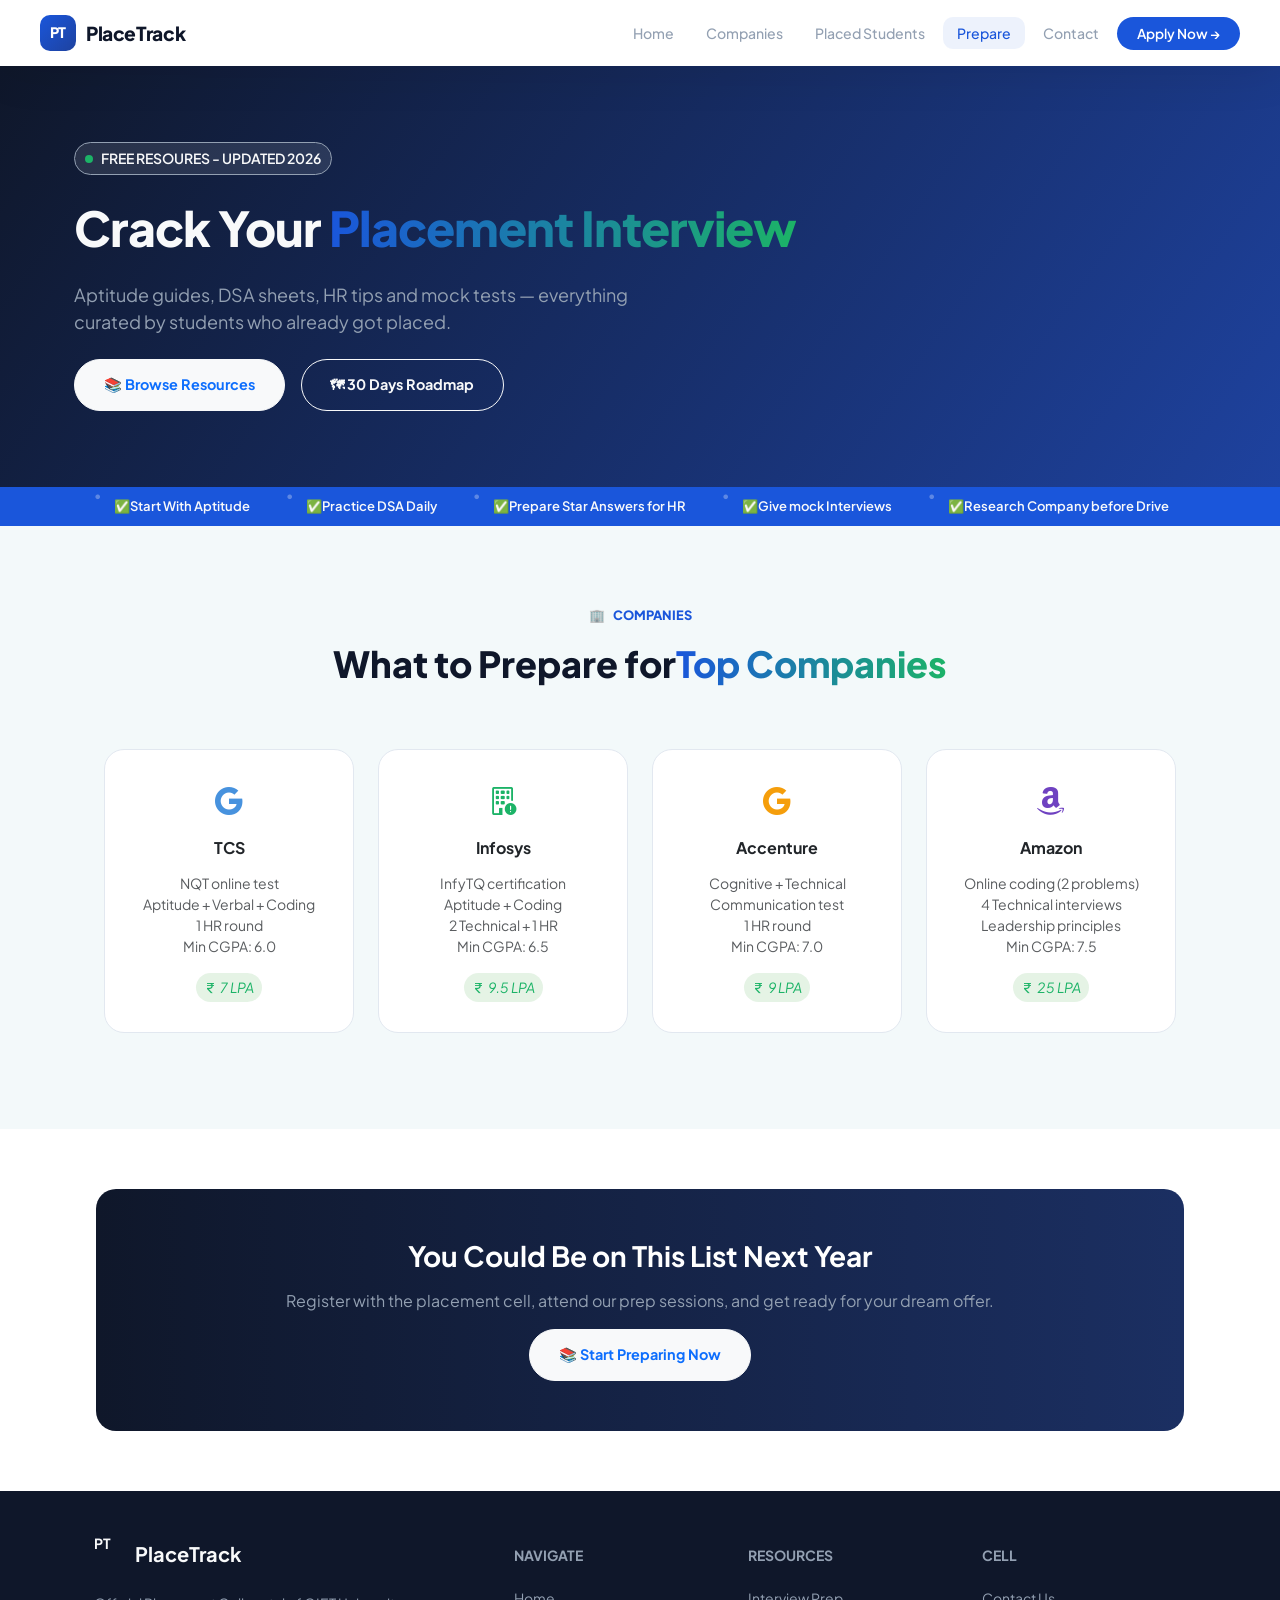
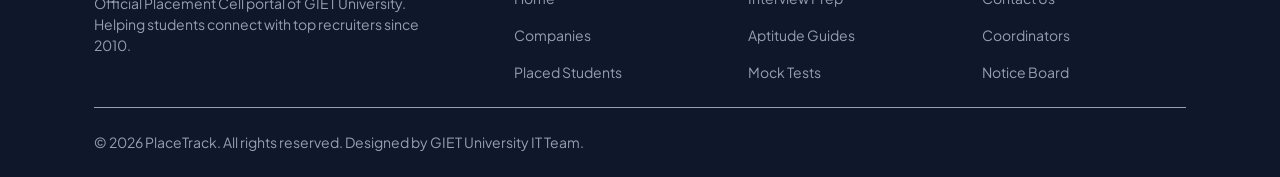
<file: Project/prepare.html>
<!DOCTYPE html>
<html lang="en">
<head>
    <meta charset="UTF-8">
    <meta name="viewport" content="width=device-width, initial-scale=1.0">
    <title>PlaceTrack</title>
    <link href="https://cdn.jsdelivr.net/npm/bootstrap@5.3.8/dist/css/bootstrap.min.css" rel="stylesheet" integrity="sha384-sRIl4kxILFvY47J16cr9ZwB07vP4J8+LH7qKQnuqkuIAvNWLzeN8tE5YBujZqJLB" crossorigin="anonymous">
    <link rel="stylesheet" href="https://cdn.jsdelivr.net/npm/bootstrap-icons@1.13.1/font/bootstrap-icons.min.css">
    <link rel="stylesheet" href="style.css">
</head>
<body>


    
        <nav class="pb-navbar navbar navbar-expand-lg">
  
    <a href="index.html" class="pb-brand">
      <div class="brand-badge">PT</div>
      PlaceTrack
    </a>
    <button class="navbar-toggler" type="button" data-bs-toggle="collapse" data-bs-target="#pbNav">
      <span style="font-size:1.4rem;">☰</span>
    </button>
    <div class="collapse navbar-collapse" id="pbNav">
      <ul class="pb-nav-links ms-auto">
        <li><a href="index.html">Home</a></li>
        <li><a href="companies.html"  >Companies</a></li>
        <li><a href="students.html">Placed Students</a></li>
        <li><a href="prepare.html" class="active">Prepare</a></li>
        <li><a href="contact.html">Contact</a></li>
        <li><a href="contact.html" class="btn-nav-pill">Apply Now →</a></li>
      </ul>
    </div>
  
</nav>
    

    <div class="container-fluid hero-section">
        <div class="row w-100 align-items-center g-2 d-flex gap-5">
            <div class="col hero-left py-3 d-flex gap-4">
                <div class="hero-tag">
                    <div class="dot"></div>
                    Free Resoures - Updated 2026
                </div>
                <h1 class="hero-title">Crack Your <span class="h1">Placement Interview</span> </h1>
                <p class="hero-sub-text">Aptitude guides, DSA sheets, HR tips and mock tests — everything  <br>curated by students who already got placed.</p>
               
                <div class="d-flex flex-wrap gap-3">
                    <a href="#" class="btn btn-outline-light btn-light text-primary fw-bold">📚 Browse Resources</a>
                    <a href="#" class="btn btn-outline-light fw-bold">🗺 30 Days Roadmap</a>
                </div>
            </div>
           
            
    </div>
     
    </div>
    <div class="row w-100 hero-bottom">
                <span class="col-auto">✅Start With Aptitude</span>
                <span class="col-auto">✅Practice DSA Daily</span>
                <span class="col-auto">✅Prepare Star Answers for HR</span>
                <span class="col-auto">✅Give mock Interviews</span>
                <span class="col-auto">✅Research Company before Drive</span>
     </div>  


     <section class="companies-section pt-5">
        <div class="container-fluid pt-3">
        <div class="row w-100">
            <div class="col-12 py-3 text-center d-flex gap-3 flex-column">
                    <span  style="font-size:.8rem; color: var(--primary-color); font-weight: 900;" class="text-uppercase"><span class="me-2">🏢</span>Companies</span>
                    <h3 class="section-title">What to Prepare for<span>Top Companies</span></h3>
            </div>
        </div>
        <div class="row w-100 ">
          
                 <div class="company-cards col-12 d-flex flex-wrap gap-4 py-5 mb-5 justify-content-center">
                    <div class="company-card d-flex flex-column gap-3 p-3">
                       <span class="company-logo fs-3"><i class="bi bi-google" style="color: var(--info)"></i></span>
                       <h5 class="company-name fw-bold fs-6">TCS</h5>
                       <p class="company-desc text-muted small">NQT online test <br>Aptitude + Verbal + Coding <br>1 HR round<br>Min CGPA: 6.0</p>
                        <span class="company-package small py-1 px-2" style="background-color:  rgba(27, 151, 27, 0.114); color: var(--success); border-radius: var(--border-radius-lg)"><i class="bi bi-currency-rupee"> 7 LPA</i></span>
                    </div>
                    <div class="company-card d-flex flex-column gap-3 p-3">
                       <span class="company-logo fs-3"><i class="bi bi-building-exclamation" style="color: var(--success)"></i></span>
                       <h5 class="company-name fw-bold fs-6">Infosys</h5>
                       <p class="company-desc text-muted small">InfyTQ certification<br>Aptitude + Coding<br>2 Technical + 1 HR<br>Min CGPA: 6.5</p>
                        <span class="company-package small py-1 px-2" style="background-color:  rgba(27, 151, 27, 0.114); color: var(--success); border-radius: var(--border-radius-lg)"><i class="bi bi-currency-rupee"> 9.5 LPA</i></span>
                    </div>
                    <div class="company-card d-flex flex-column gap-3 p-3">
                       <span class="company-logo fs-3"><i class="bi bi-google" style="color: var(--warning)"></i></span>
                       <h5 class="company-name fw-bold fs-6">Accenture</h5>
                       <p class="company-desc text-muted small">Cognitive + Technical<br>Communication test <br>1 HR round<br>Min CGPA: 7.0</p>
                        <span class="company-package small py-1 px-2" style="background-color:  rgba(27, 151, 27, 0.114); color: var(--success); border-radius: var(--border-radius-lg)"><i class="bi bi-currency-rupee"> 9 LPA</i></span>
                    </div>
                    <div class="company-card d-flex flex-column gap-3 p-3">
                       <span class="company-logo fs-3"><i class="bi bi-amazon" style="color: var(--purple)"></i></span>
                       <h5 class="company-name fw-bold fs-6">Amazon</h5>
                       <p class="company-desc text-muted small">Online coding (2 problems)<br>4 Technical interviews <br>Leadership principles<br>Min CGPA: 7.5</p>
                        <span class="company-package small py-1 px-2" style="background-color:  rgba(27, 151, 27, 0.114); color: var(--success); border-radius: var(--border-radius-lg)"><i class="bi bi-currency-rupee"> 25 LPA</i></span>
                    </div>
                 
          
           
                
            </div>
        </div>
        </div>
     </section>



     <section class="cta-banner p-5 d-flex gap-3">
        <h3 class="fs-3 fw-bold">You Could Be on This List Next Year</h3>
        <p style="font-size: 1rem; color: var(--text-muted)">Register with the placement cell, attend our prep sessions, and get ready for your dream offer.</p>
        <button class="btn btn-outline-light btn-light text-primary fw-bold">📚 Start Preparing Now</button>
    </section>


   


  <footer class="pb-footer py-4">
        <div class="container">
            <div class="row d-flex flex-wrap gap-5 pt-3">
                <div class="col-sm-4 d-flex flex-column gap-4">
                    <div class="pb-logo  d-flex align-items-start gap-4">
                        <div class="brand-badge">
                            <span class="fw-bold small">PT</span>
                        </div>
                        <span class="fw-bold fs-5 mt-2">PlaceTrack</span>
                    </div>
                    <p class="small" style="color: var(--text-muted)">Official Placement Cell portal of GIET University. Helping students connect with top recruiters since 2010.</p>
                </div>
                <div class="col-sm-2 d-flex flex-column gap-4 mt-3" style="color:var(--text-muted) ;">
                    <h5 class="small text-uppercase fw-bold">Navigate</h5>
                    <ul class="list-unstyled small d-flex flex-column gap-3">
                        <li><a href="index.html">Home</a></li>
                        <li><a href="companies.html">Companies</a></li>
                        <li><a href="students.html">Placed Students</a></li>
                </div>
                <div class="col-sm-2 mt-3 d-flex flex-column gap-4" style="color:var(--text-muted) ;">
                    <h5 class="small text-uppercase fw-bold">RESOURCES</h5>
                    <ul class="list-unstyled small d-flex flex-column gap-3">
                        <li><a href="#">Interview Prep</a></li>
                        <li><a href="#">Aptitude Guides</a></li>
                        <li><a href="#">Mock Tests</a></li>
                </div>
                <div class="col-sm-2 mt-3 d-flex flex-column gap-4" style="color:var(--text-muted) ;">
                    <h5 class="small text-uppercase fw-bold">Cell</h5>
                    <ul class="list-unstyled small d-flex flex-column gap-3">
                        <li><a href="#">Contact Us</a></li>
                        <li><a href="#">Coordinators</a></li>
                        <li><a href="#">Notice Board</a></li>
                </div>
            </div>
            <div class="row">
                <div>
                    <p class="small text-start mt-4 pt-4" style="color: var(--text-muted); border-top: 1px solid var(--text-muted);">© 2026 PlaceTrack. All rights reserved. Designed by GIET University IT Team.</p>
                </div>
            </div>
        </div>
    </footer>
   
    


    <script src="https://cdn.jsdelivr.net/npm/bootstrap@5.3.8/dist/js/bootstrap.bundle.min.js" integrity="sha384-FKyoEForCGlyvwx9Hj09JcYn3nv7wiPVlz7YYwJrWVcXK/BmnVDxM+D2scQbITxI" crossorigin="anonymous"></script>
</body>
</html>
</file>
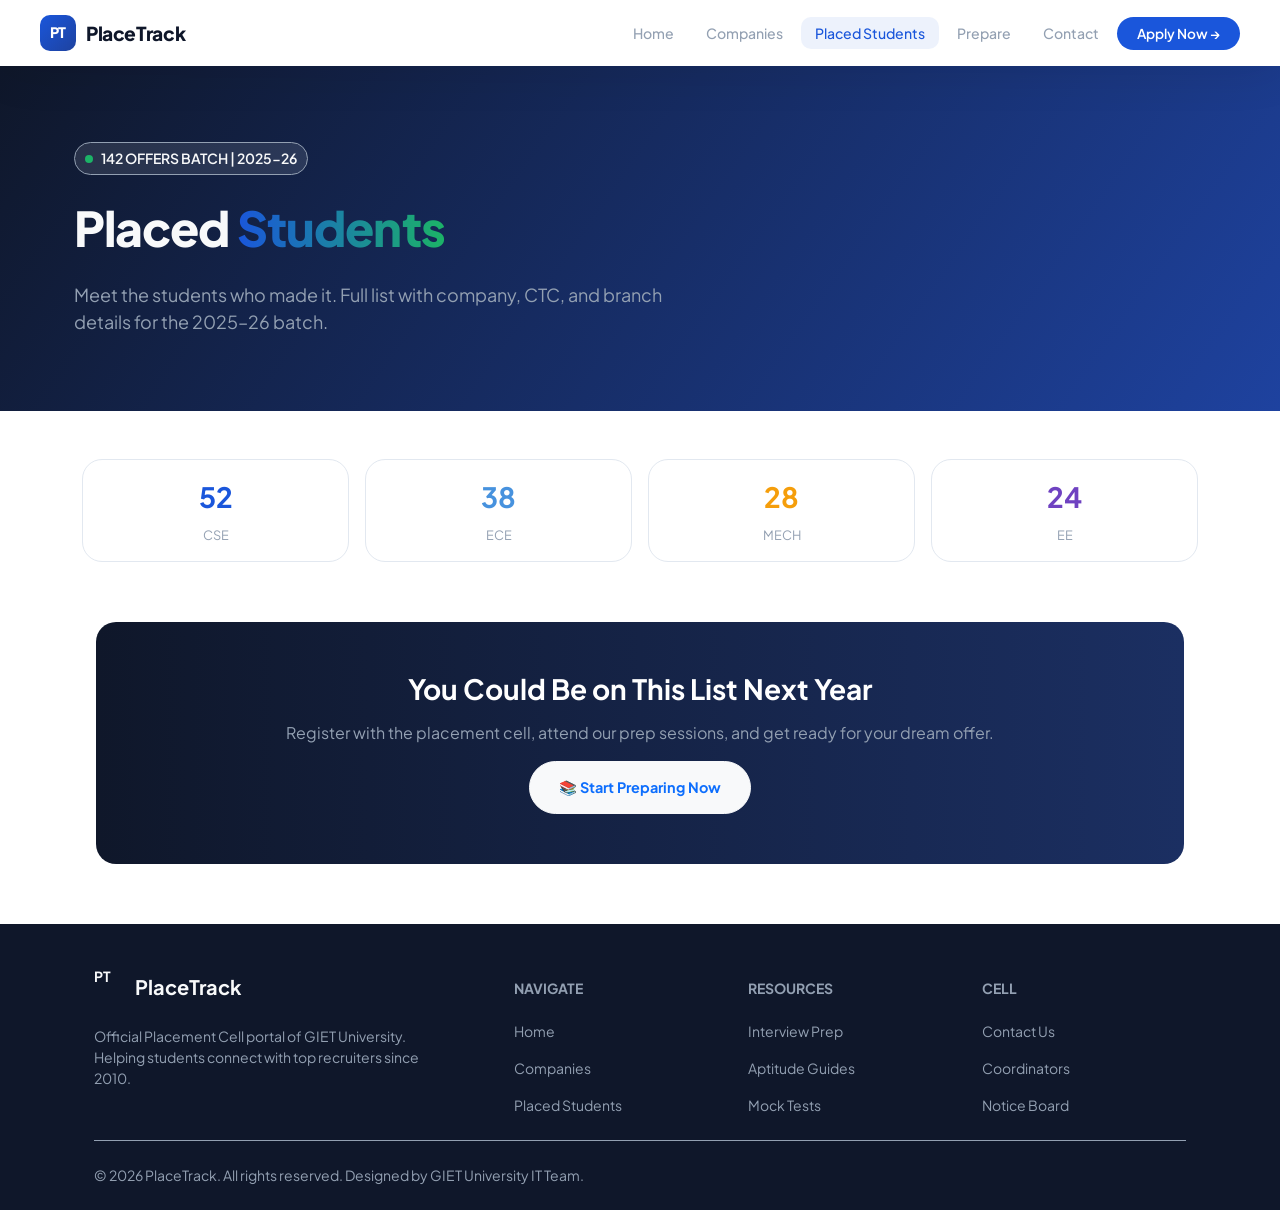
<file: Project/students.html>
<!DOCTYPE html>
<html lang="en">
<head>
    <meta charset="UTF-8">
    <meta name="viewport" content="width=device-width, initial-scale=1.0">
    <title>PlaceTrack</title>
    <link href="https://cdn.jsdelivr.net/npm/bootstrap@5.3.8/dist/css/bootstrap.min.css" rel="stylesheet" integrity="sha384-sRIl4kxILFvY47J16cr9ZwB07vP4J8+LH7qKQnuqkuIAvNWLzeN8tE5YBujZqJLB" crossorigin="anonymous">
    <link rel="stylesheet" href="https://cdn.jsdelivr.net/npm/bootstrap-icons@1.13.1/font/bootstrap-icons.min.css">
    <link rel="stylesheet" href="style.css">
</head>
<body>


    
        <nav class="pb-navbar navbar navbar-expand-lg">
  
    <a href="index.html" class="pb-brand">
      <div class="brand-badge">PT</div>
      PlaceTrack
    </a>
    <button class="navbar-toggler" type="button" data-bs-toggle="collapse" data-bs-target="#pbNav">
      <span style="font-size:1.4rem;">☰</span>
    </button>
    <div class="collapse navbar-collapse" id="pbNav">
      <ul class="pb-nav-links ms-auto">
        <li><a href="index.html">Home</a></li>
        <li><a href="companies.html"  >Companies</a></li>
        <li><a href="students.html" class="active">Placed Students</a></li>
        <li><a href="prepare.html">Prepare</a></li>
        <li><a href="contact.html">Contact</a></li>
        <li><a href="contact.html" class="btn-nav-pill">Apply Now →</a></li>
      </ul>
    </div>
  
</nav>
    

    <div class="container-fluid hero-section">
        <div class="row w-100 align-items-center g-2 d-flex gap-5">
            <div class="col hero-left py-3 d-flex gap-4">
                <div class="hero-tag">
                    <div class="dot"></div>
                    142 Offers Batch | 2025-26
                </div>
                <h1 class="hero-title">Placed <span class="h1">Students</span> </h1>
                <p class="hero-sub-text">Meet the students who made it. Full list with company, CTC, and branch <br> details for the 2025–26 batch.</p>
               
            </div>
            
    </div>
    </div>


     <section class="placed-students-count pt-5">
        <div class="container m-auto">
            <div class="row d-flex gap-3 mb-0 align-items-center">
                <div class="col  d-flex flex-column align-items-center justify-content-center gap-2 py-3" style="border: 1px solid var(--border-color); border-radius: var(--border-radius-lg);">
                    <span class="fs-3 fw-bold" style="color: var(--primary-color); ">52</span>
                    <span style="font-size: .8rem; color: var(--text-muted)">CSE</span>
                </div>
                <div class="col  d-flex flex-column align-items-center justify-content-center gap-2 py-3" style="border: 1px solid var(--border-color); border-radius: var(--border-radius-lg);">
                    <span class="fs-3 fw-bold" style="color: var(--info); ">38</span>
                    <span style="font-size: .8rem; color: var(--text-muted)">ECE</span>
                </div>
                <div class="col  d-flex flex-column align-items-center justify-content-center gap-2 py-3" style="border: 1px solid var(--border-color); border-radius: var(--border-radius-lg);">
                    <span class="fs-3 fw-bold" style="color: var(--warning); ">28</span>
                    <span style="font-size: .8rem; color: var(--text-muted)">MECH</span>
                </div>
                <div class="col  d-flex flex-column align-items-center justify-content-center gap-2 py-3" style="border: 1px solid var(--border-color); border-radius: var(--border-radius-lg);">
                    <span class="fs-3 fw-bold" style="color: var(--purple); ">24</span>
                    <span style="font-size: .8rem; color: var(--text-muted)">EE</span>
                </div>
            </div>
        </div>
    </section>

    <section class="cta-banner p-5 d-flex gap-3">
        <h3 class="fs-3 fw-bold">You Could Be on This List Next Year</h3>
        <p style="font-size: 1rem; color: var(--text-muted)">Register with the placement cell, attend our prep sessions, and get ready for your dream offer.</p>
        <button class="btn btn-outline-light btn-light text-primary fw-bold">📚 Start Preparing Now</button>
    </section>


   


  <footer class="pb-footer py-4">
        <div class="container">
            <div class="row d-flex flex-wrap gap-5 pt-3">
                <div class="col-sm-4 d-flex flex-column gap-4">
                    <div class="pb-logo  d-flex align-items-start gap-4">
                        <div class="brand-badge">
                            <span class="fw-bold small">PT</span>
                        </div>
                        <span class="fw-bold fs-5 mt-2">PlaceTrack</span>
                    </div>
                    <p class="small" style="color: var(--text-muted)">Official Placement Cell portal of GIET University. Helping students connect with top recruiters since 2010.</p>
                </div>
                <div class="col-sm-2 d-flex flex-column gap-4 mt-3" style="color:var(--text-muted) ;">
                    <h5 class="small text-uppercase fw-bold">Navigate</h5>
                    <ul class="list-unstyled small d-flex flex-column gap-3">
                        <li><a href="index.html">Home</a></li>
                        <li><a href="companies.html">Companies</a></li>
                        <li><a href="students.html">Placed Students</a></li>
                </div>
                <div class="col-sm-2 mt-3 d-flex flex-column gap-4" style="color:var(--text-muted) ;">
                    <h5 class="small text-uppercase fw-bold">RESOURCES</h5>
                    <ul class="list-unstyled small d-flex flex-column gap-3">
                        <li><a href="#">Interview Prep</a></li>
                        <li><a href="#">Aptitude Guides</a></li>
                        <li><a href="#">Mock Tests</a></li>
                </div>
                <div class="col-sm-2 mt-3 d-flex flex-column gap-4" style="color:var(--text-muted) ;">
                    <h5 class="small text-uppercase fw-bold">Cell</h5>
                    <ul class="list-unstyled small d-flex flex-column gap-3">
                        <li><a href="#">Contact Us</a></li>
                        <li><a href="#">Coordinators</a></li>
                        <li><a href="#">Notice Board</a></li>
                </div>
            </div>
            <div class="row">
                <div>
                    <p class="small text-start mt-4 pt-4" style="color: var(--text-muted); border-top: 1px solid var(--text-muted);">© 2026 PlaceTrack. All rights reserved. Designed by GIET University IT Team.</p>
                </div>
            </div>
        </div>
    </footer>
   
    


    <script src="https://cdn.jsdelivr.net/npm/bootstrap@5.3.8/dist/js/bootstrap.bundle.min.js" integrity="sha384-FKyoEForCGlyvwx9Hj09JcYn3nv7wiPVlz7YYwJrWVcXK/BmnVDxM+D2scQbITxI" crossorigin="anonymous"></script>
</body>
</html>
</file>
<file: style.css>
.custom-para{
    background-color: aquamarine;
}

.text-secondary{
    color: red !important;
}

.box{
    height: 200px;
    width: 200px;
    background-color: rgb(61, 61, 111);
    color: white
}



.custom-accordian{
    width: 500px;
    margin: 50px auto;
}


.button-custom{
    background-color: rgb(33, 66, 66) ;
    color: white
}



.custom-col{
    background-color: thistle !important;
    height: 100px !important;
    border: 1px solid black !important;
}
</file>
<file: Project/style.css>
@import url('https://fonts.googleapis.com/css2?family=Open+Sans:wght@300..800&family=Plus+Jakarta+Sans:ital,wght@0,200..800;1,200..800&family=Roboto:ital,wght@0,100..900;1,100..900&display=swap');


:root{
    --primary-color: #1a56db;
    --secondary-color: #1e429f;
    --info: #4792de;
    --success: #1cb367;
    --warning: #f59e0b;
    --danger: #d84654;
    --purple: #6f42c1;
    --dark: #0f172a;
    --dark2: #1e293b8e;
    --light: #f8f9fa;
    --text: #334155;
    --text-muted: #93a0b2;
    --border-color: #e2e8f0;
    --border-radius: 7px;
    --border-radius-lg: 20px;
    --border-radius-sm: 3px;
    --box-shadow:  2px 2px 50px rgba(0, 0, 0, 0.1);
    --font: "Plus Jakarta Sans", "Open Sans", "Roboto", sans-serif;
}

*, *::before, *::after{
    box-sizing: border-box;
    margin: 0 !important;
    padding: 0 ;
}

a{
    text-decoration: none;
    color: inherit;
}

body{
    font-family: var(--font);
}



.pb-navbar {
  position: sticky;
  top: 0;
  z-index: 1000;
  background: rgba(255,255,255,.85);
  border-bottom: 1px solid var(--border);
  padding: 15px 40px;
  backdrop-filter: blur(10px);
}
.pb-navbar { box-shadow: var(--box-shadow); }

.pb-navbar .container {
  display: flex;
  align-items: center;
  justify-content: space-between;
  height: 64px;
  
}

.pb-brand {
  display: flex;
  align-items: center;
  gap: 10px;
  font-family: var(--font);
  font-size: 1.2rem;
  font-weight: 800;
  color: var(--dark);
  letter-spacing: -.02em;
}
.pb-brand .brand-badge {
  background: linear-gradient(135deg, var(--primary-color), var(--secondary-color));
  color: #fff;
  width: 36px;
  height: 36px;
  border-radius: 10px;
  display: flex;
  align-items: center;
  justify-content: center;
  font-size: .9rem;
  font-weight: 800;
  letter-spacing: -.03em;
}

.pb-nav-links {
  display: flex;
  align-items: center;
  gap: 4px;
  list-style: none;
  margin: 0;
  padding: 0;
}
.pb-nav-links a {
  padding: 7px 14px;
  border-radius: 10px;
  font-size: .88rem;
  font-weight: 500;
  color: var(--text-muted);
  transition: all var(--transition);
}
.pb-nav-links a:hover,
.pb-nav-links a.active {
  color: var(--primary-color);
  background: rgba(26, 86, 219, 0.08);
}

.btn-nav-pill {
  background: var(--primary-color) !important;
  color: #fff !important;
  padding: 8px 20px !important;
  border-radius: 100px !important;
  font-weight: 600 !important;
  font-size: .85rem !important;
}
.btn-nav-pill:hover {
  background: var(--secondary-color) !important;
  transform: translateY(-1px);
}

/* Mobile nav */
.navbar-toggler { border: none !important; outline: none !important; box-shadow: none !important; }
@media (max-width: 991px) {
  .pb-navbar .collapse.show,
  .pb-navbar .collapsing {
    background: #fff;
    border-top: 1px solid var(--border);
    padding: 12px 0 16px;
  }
  .pb-nav-links { flex-direction: column; align-items: flex-start; gap: 2px; }
  .pb-nav-links a { width: 100%; padding: 10px 16px; }
}



.hero-section{
    background: linear-gradient(-235deg, var(--dark) , var(--secondary-color) );
    color: var(--light);
   padding: 60px  70px;
     display: flex;
}


.hero-tag{
    border: 1px solid var(--text-muted);
    padding: 5px 10px;
    border-radius: var(--border-radius-lg);
    font-size: 14px;
    font-weight: 600;
    text-transform: uppercase;
    background-color: rgba(255, 255, 255, 0.1);
    display: inline-flex;
    align-items: center;
    gap: 8px;
    width: fit-content;
}


.hero-tag .dot{
    width: 8px;
    height: 8px;
    background-color: var(--success);
    border-radius: 50%;
    animation: pulse 2s infinite;
}

@keyframes pulse{
    0%, 100%{
        opacity: 1;
        transform: scale(1);
    }
    50%{
        opacity: 0.7;
        transform: scale(1.4);
    }
}


.hero-title, .hero-title .h1{
    font-size: 48px;
    font-weight: 900;
    line-height: 1.2;
    letter-spacing: -0.02em;
    color: var(--light);
}



.hero-title .h1{
    background: linear-gradient(90deg, var(--primary-color), var(--success));
    background-clip: text;
    color: transparent
}

.hero-sub-text{
    font-size: 18px;
    color: var(--text-muted);
}



.btn{
    border-radius: 100px!important;
    padding: .9rem 1.8rem;
    font-size: .9rem;
    transition: all 0.4s ease-in-out;
    display: inline-flex;
    align-items: center;
    gap: 8px;
}

.btn:hover{
    transform: translateY(-2px);
    box-shadow: var(--box-shadow);
}

.hero-left{
    display: flex;
    flex-direction: column;
    gap: 30px;
}


.placement-figure-cards{
    display: flex;
    gap: 20px;
    flex-wrap: wrap;
    flex-flow: row wrap;
}

.placement-card{
    border: 1px solid var(--text-muted);
    border-radius: var(--border-radius);
    padding: 20px;
    background-color: var(--dark2);
    display: flex;
    flex-direction: column;
    gap: 5px; 
    flex-grow: 1;
    min-width: 150px;
}


.placement-card .card-num{
    font-size: 32px;
    font-weight: 900;
    color: var(--light);
    letter-spacing: -0.02em;
}

.placement-card .card-label{
    font-size: 14px;
    color: var(--text-muted);
    font-weight: 600;
    text-transform: uppercase;
}

.placement-card .card-change{
    font-size: 14px;
    color: var(--success);
}



.dashboard{
    border: 1px solid var(--text-muted);
    border-radius: var(--border-radius-lg);
    background-color: var(--dark2);
    transition: all 0.3s ease-in-out;
}

.dashboard:hover{
    transform: translateY(-5px);
    box-shadow: var(--box-shadow);
}

.dashboard-header {
    display: flex;
    justify-content: space-between;
    align-items: center;
    border-bottom: 1px solid var(--text-muted);
    padding: 20px
}

.dashboard-header .badge{
    background-color: #28a74522;
    padding: 5px 15px;
    color: var(--success);
    font-size: 12px;
}

.dashboard-content{
    padding: 20px;
    display: flex;
    gap: 30px;
    flex-direction: column;
}
.progress-bars{
    height: 8px;
    background-color: var(--text-muted);
    border-radius: var(--border-radius-lg);    
}

.dashboard-footer{
    width: 100%;
   padding: 20px;
    border-top: 1px solid var(--text-muted) !important;
    align-items: center;   
    margin-top: 20px!important;
     display: flex;             
}


.recruiter-strip{
    display: flex;
    padding: 60px 0;
    gap: 70px;
    justify-content:center;
    align-items: center;
    animation: scroll-left 20s linear infinite;
    width: max-content;
}


.recruiter-card{
    border: 1px solid rgba(211, 210, 210, 0.806);
    border-radius: var(--border-radius);
    display: flex;
    padding: 15px;
    gap: 15px;
    flex-shrink: 0;
}

/* Recruiter brand icon colors */
.recruiter-card .bi-amazon      { color: var(--warning); }
.recruiter-card .bi-google      { color: var(--primary-color); }
.recruiter-card .bi-microsoft   { color: var(--info); }
.recruiter-card .bi-facebook    { color: var(--primary-color); }
.recruiter-card .bi-apple       { color: var(--purple); }
.recruiter-card .bi-circle-fill { color: var(--warning); } 
.recruiter-card .bi-square-fill { color: var(--info); } 
.recruiter-card .bi-star-fill   { color: var(--danger); } 
.recruiter-card .bi-magnet-fill { color: var(--info); } 
.recruiter-card .bi-moon-fill   { color: var(--danger); } 


@keyframes scroll-left{
    0%{
        transform: translateX(0px);
    }
    100%{
        transform: translateX(-50%);
    }
}


.section-title{
    font-size: 36px;
    font-weight: 900;
    color : var(--dark)
}

.section-title span{
    background: linear-gradient(90deg, var(--primary-color), var(--success));
    background-clip: text;
    color: transparent;
}

.overview-cards{
    display: flex;
    gap: 30px;
    flex-wrap: wrap;
    margin: 60px 0!important;
    padding: 0 20px;
}


.overview-card{
    display: flex;
    flex-direction: column;
    gap: 10px;
    border: 1px solid var(--border-color);
    border-radius: var(--border-radius-lg);
    padding: 30px 10px;
   background-color: white;
   align-items: center;
   flex-grow: 1;
    transition: all 0.3s ease-in-out;
}

.overview-card:hover, .highlight-card:hover{
    transform: translateY(-5px);
    box-shadow: var(--box-shadow);
}

.pb-footer{
    background-color: var(--dark);
    color: var(--light);
    padding: 40px 20px;
    display: flex;
    flex-direction: column;
    gap: 20px;
    align-items: center;
}

.cta-banner{
    background: linear-gradient(90deg, var(--dark), #1b2f62 );
    display: flex;
    align-items: center;
    flex-direction: column;
   padding: 50px!important;
    border-radius: var(--border-radius-lg);
    color: #fff;
    gap: 30px;
    max-width: 85vw;
    margin : 60px auto!important;
}


@keyframes moveUp{
    0%{
        transform: translate(0);
    }
    100%{
        
        transform: translateY(-20px);
    }
}

/*  */




.highlight-card{
    border-radius: var(--border-radius-lg);
    border: 1px solid var(--border-color);
    transition: all 0.3s ease-in-out;
    
}


.header-logo{
    height: 40px;
    width: 40px;
    border-radius: 50%;
    color: var(--light); 
    display: flex;
    justify-content: center;
    align-items: center;
    font-weight: 900
}


.hero-bottom{
    background-color: var(--primary-color);
    padding: 10px 40px;
    font-size: 13px;
    color: var(--light);
    font-weight: 600;
    display: flex;
    justify-content: center;
    align-items: center;
    gap: 30px;
    z-index: 100;
}

.hero-bottom .col-auto{
    position: relative;
    padding-left: 14px !important;
}

.hero-bottom .col-auto::before{
    content: "•";
    color: var(--light);
    font-size: 12px;
    position: absolute;
    transform: translateY(-10px) translateX(-20px);
    z-index: 200;
    opacity: 0.3;
}


.companies-section{
    background-color:rgb(243, 249, 250);
}


.company-card, .coordinator-card{
    border: 1px solid var(--border-color);
    border-radius: var(--border-radius-lg);
    padding: 30px  !important;
    background-color: white;
    display: flex;
    flex-direction: column;
    align-items: center;
    justify-content: center;
    transition: all 0.3s ease-in-out;
    text-align: center;
    min-width: 250px;
   transition: all 0.3s ease-in-out;
}


.company-card:hover, .coordinator-card:hover{
    transform: translateY(-5px);
    box-shadow: var(--box-shadow);
}


.coordinator-logo{
    width: 50px;
    height: 50px;
    border-radius: 50%;
    background-color: var(--primary-color);
    color: #fff;
    display: flex;
    justify-content: center;
    align-items: center;
    font-size: 18px;
    font-weight: 900;
    padding: 20px
}


.placed-students-count{
    animation: fadeInUp 1s ease-in-out;
}

@keyframes fadeInUp{
    0%{
        opacity: 0;
        transform: translateY(20px);
    }
    100%{
        opacity: 1;
        transform: translateY(0);
    }
}
</file>
